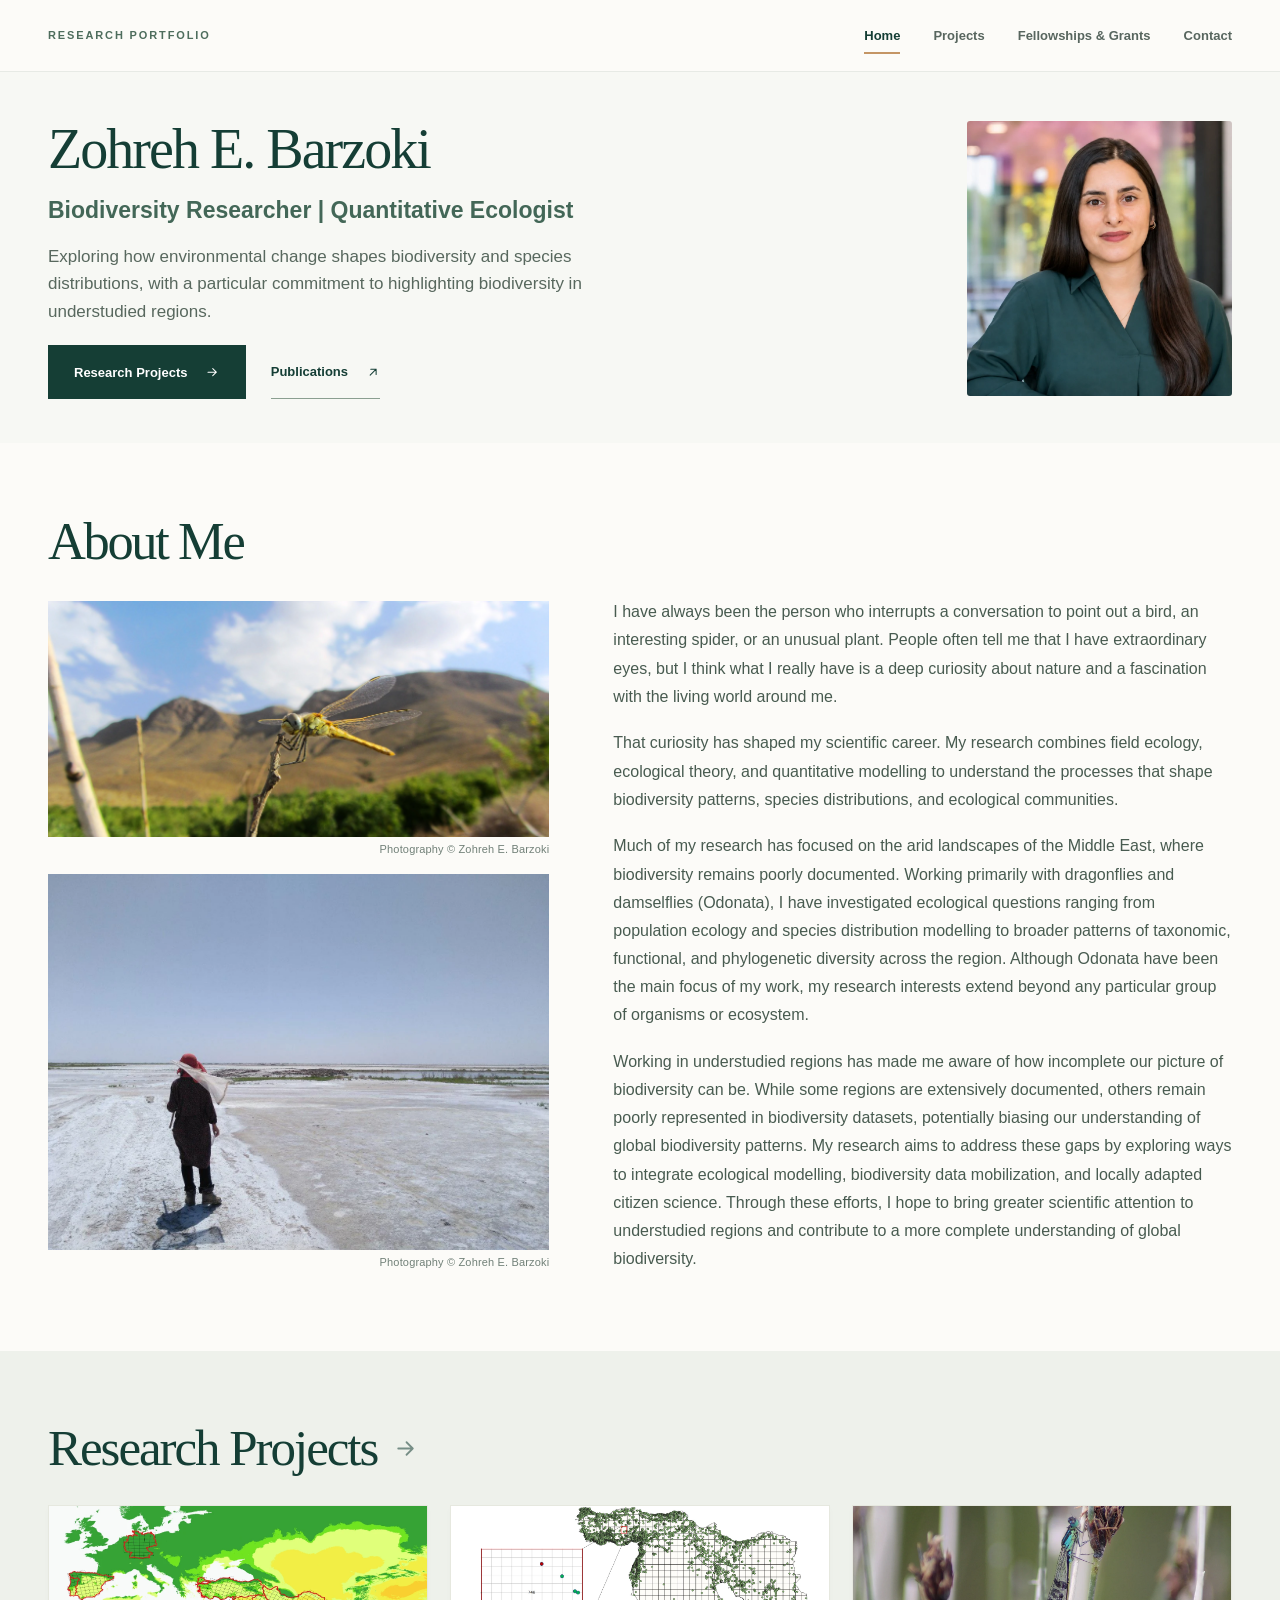
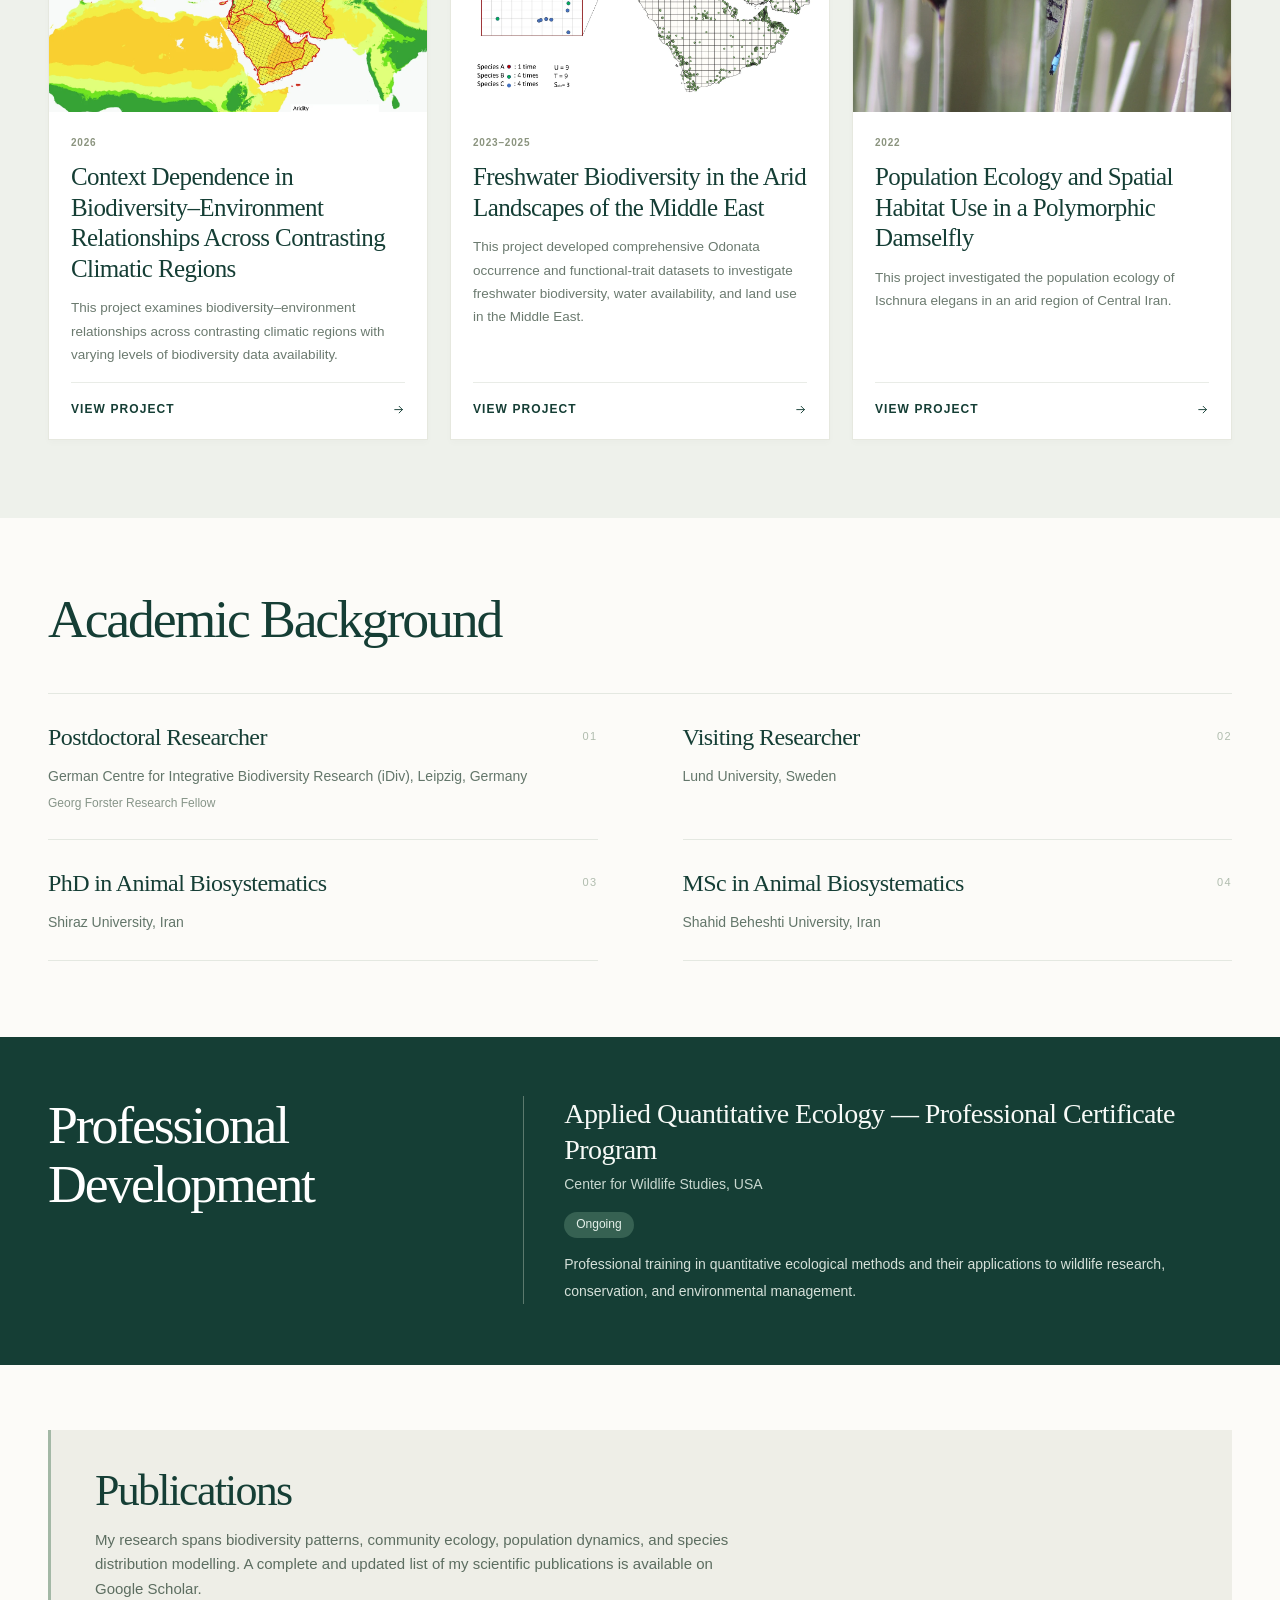
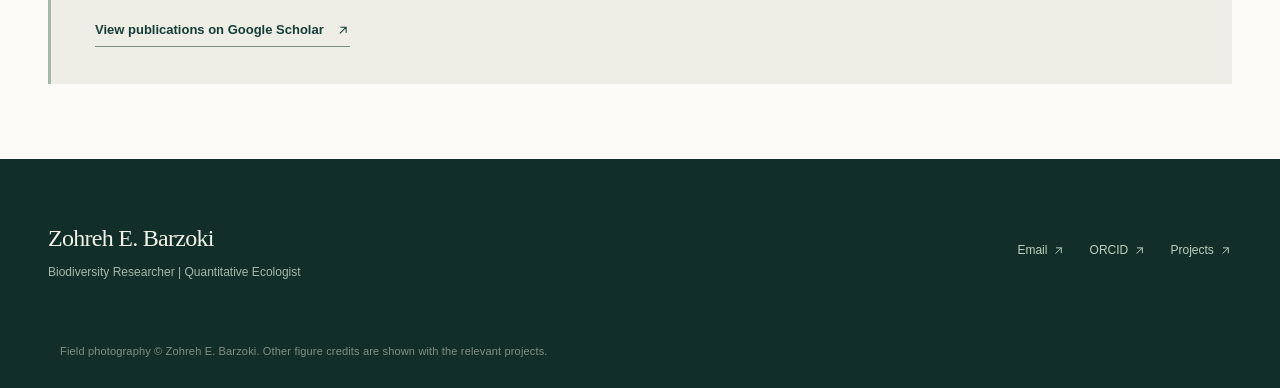
<file: index.html>
<!DOCTYPE html>

<html lang="en"><head>
<meta charset="utf-8"/><meta content="width=device-width,initial-scale=1" name="viewport"/>
<meta content="Exploring how environmental change shapes biodiversity and species distributions, with a particular commitment to highlighting biodiversity in understudied regions." name="description"/>
<meta content="#153e35" name="theme-color"/>
<title>Home — Zohreh E. Barzoki</title>
<link href="assets/favicon.svg" rel="icon" type="image/svg+xml"/>
<link href="styles.css" rel="stylesheet"/>
<script defer="" src="script.js"></script>
</head><body>
<a class="skip-link" href="#main">Skip to content</a>
<header class="site-header"><div class="wrap header-inner"><span aria-label="Research portfolio" class="brand-home">Research portfolio</span>
<button aria-controls="site-navigation" aria-expanded="false" aria-label="Toggle menu" class="menu-toggle"><span></span><span></span><span></span></button>
<nav aria-label="Main navigation" class="site-nav" id="site-navigation"><a aria-current="page" class="nav-link active" href="index.html">Home</a><a class="nav-link" href="projects.html">Projects</a><a class="nav-link" href="fellowships.html">Fellowships &amp; Grants</a><a class="nav-link" href="contact.html">Contact</a></nav></div></header>
<main id="main">
<section class="home-hero"><div class="wrap home-hero-inner"><div class="hero-text"><h1>Zohreh E. Barzoki</h1><p class="hero-role">Biodiversity Researcher | Quantitative Ecologist</p><p class="hero-description">Exploring how environmental change shapes biodiversity and species distributions, with a particular commitment to highlighting biodiversity in understudied regions.</p><div class="hero-actions"><a class="button button-solid" href="projects.html">Research Projects <svg aria-hidden="true" fill="none" stroke="currentColor" stroke-width="1.7" viewbox="0 0 24 24"><path d="M5 12h14m-6-6 6 6-6 6" stroke-linecap="round" stroke-linejoin="round"></path></svg></a><a class="button button-text" href="#publications">Publications <svg aria-hidden="true" fill="none" stroke="currentColor" stroke-width="1.7" viewbox="0 0 24 24"><path d="M7 17 17 7M8 7h9v9" stroke-linecap="round" stroke-linejoin="round"></path></svg></a></div></div>
<div class="hero-photo-wrap"><img alt="Portrait of Zohreh E. Barzoki" class="hero-photo" fetchpriority="high" src="assets/portrait.webp"/></div></div>
</section>
<section class="section wrap about-section" id="about"><h2 class="about-heading">About Me</h2><div class="about-layout"><div class="about-visual"><figure class="about-figure about-dragonfly-figure"><img alt="Dragonfly perched on a twig with mountains and blue sky in the background" loading="lazy" src="assets/about-dragonfly.webp"/><figcaption class="image-credit">Photography © Zohreh E. Barzoki</figcaption></figure><figure class="about-figure about-fieldwork-figure"><img alt="Fieldwork in an arid landscape, carrying a sweep net" loading="lazy" src="assets/about-fieldwork.webp"/><figcaption class="image-credit">Photography © Zohreh E. Barzoki</figcaption></figure></div><div class="prose about-prose"><p class="">I have always been the person who interrupts a conversation to point out a bird, an interesting spider, or an unusual plant. People often tell me that I have extraordinary eyes, but I think what I really have is a deep curiosity about nature and a fascination with the living world around me.</p><p class="">That curiosity has shaped my scientific career. My research combines field ecology, ecological theory, and quantitative modelling to understand the processes that shape biodiversity patterns, species distributions, and ecological communities.</p><p class="">Much of my research has focused on the arid landscapes of the Middle East, where biodiversity remains poorly documented. Working primarily with dragonflies and damselflies (Odonata), I have investigated ecological questions ranging from population ecology and species distribution modelling to broader patterns of taxonomic, functional, and phylogenetic diversity across the region. Although Odonata have been the main focus of my work, my research interests extend beyond any particular group of organisms or ecosystem.</p><p class="">Working in understudied regions has made me aware of how incomplete our picture of biodiversity can be. While some regions are extensively documented, others remain poorly represented in biodiversity datasets, potentially biasing our understanding of global biodiversity patterns. My research aims to address these gaps by exploring ways to integrate ecological modelling, biodiversity data mobilization, and locally adapted citizen science. Through these efforts, I hope to bring greater scientific attention to understudied regions and contribute to a more complete understanding of global biodiversity.</p></div></div></section>
<section class="selected-projects"><div class="wrap"><div class="section-top"><div><h2 class="section-heading"><a aria-label="View all research projects" class="section-heading-link" href="projects.html">Research Projects<svg aria-hidden="true" fill="none" stroke="currentColor" stroke-width="1.7" viewbox="0 0 24 24"><path d="M5 12h14m-6-6 6 6-6 6" stroke-linecap="round" stroke-linejoin="round"></path></svg></a></h2></div></div><div class="project-grid featured-grid"><a class="project-card" data-type="lead" href="projects/context-dependence.html">
<div class="project-cover"><img alt="Map of climatic regions and research areas" loading="lazy" src="assets/climatic-regions.webp"/></div>
<div class="project-card-body"><div class="card-kicker"><span>2026</span></div>
<h2>Context Dependence in Biodiversity–Environment Relationships Across Contrasting Climatic Regions</h2><p>This project examines biodiversity–environment relationships across contrasting climatic regions with varying levels of biodiversity data availability.</p><div class="card-link">View project <svg aria-hidden="true" fill="none" stroke="currentColor" stroke-width="1.7" viewbox="0 0 24 24"><path d="M5 12h14m-6-6 6 6-6 6" stroke-linecap="round" stroke-linejoin="round"></path></svg></div></div></a><a class="project-card" data-type="lead" href="projects/freshwater-middle-east.html">
<div class="project-cover"><img alt="Occurrence records and study grid for freshwater biodiversity in the Middle East" loading="lazy" src="assets/freshwater-occurrences.webp"/></div>
<div class="project-card-body"><div class="card-kicker">2023–2025</div>
<h2>Freshwater Biodiversity in the Arid Landscapes of the Middle East</h2><p>This project developed comprehensive Odonata occurrence and functional-trait datasets to investigate freshwater biodiversity, water availability, and land use in the Middle East.</p><div class="card-link">View project <svg aria-hidden="true" fill="none" stroke="currentColor" stroke-width="1.7" viewbox="0 0 24 24"><path d="M5 12h14m-6-6 6 6-6 6" stroke-linecap="round" stroke-linejoin="round"></path></svg></div></div></a><a class="project-card" data-type="lead" href="projects/population-damselfly.html">
<div class="project-cover"><img alt="Individually marked damselfly resting on a plant stem" loading="lazy" src="assets/marked-damselfly.webp"/></div>
<div class="project-card-body"><div class="card-kicker"><span>2022</span></div>
<h2>Population Ecology and Spatial Habitat Use in a Polymorphic Damselfly</h2><p>This project investigated the population ecology of Ischnura elegans in an arid region of Central Iran.</p><div class="card-link">View project <svg aria-hidden="true" fill="none" stroke="currentColor" stroke-width="1.7" viewbox="0 0 24 24"><path d="M5 12h14m-6-6 6 6-6 6" stroke-linecap="round" stroke-linejoin="round"></path></svg></div></div></a></div></div></section>
<section class="section wrap academic-section" id="background"><div class="section-top"><div><h2 class="section-heading">Academic Background</h2></div></div><div class="academic-grid"><article class="academic-item"><span class="academic-index">01</span><h3>Postdoctoral Researcher</h3><p>German Centre for Integrative Biodiversity Research (iDiv), Leipzig, Germany</p><p class="small-subline">Georg Forster Research Fellow</p></article>
<article class="academic-item"><span class="academic-index">02</span><h3>Visiting Researcher</h3><p>Lund University, Sweden</p></article>
<article class="academic-item"><span class="academic-index">03</span><h3>PhD in Animal Biosystematics</h3><p>Shiraz University, Iran</p></article>
<article class="academic-item"><span class="academic-index">04</span><h3>MSc in Animal Biosystematics</h3><p>Shahid Beheshti University, Iran</p></article></div></section>
<section class="development-section"><div class="wrap development-grid"><div><h2 class="section-heading">Professional Development</h2></div><div class="development-card"><h3>Applied Quantitative Ecology — Professional Certificate Program</h3><p class="development-org">Center for Wildlife Studies, USA</p><span class="development-status">Ongoing</span><p class="">Professional training in quantitative ecological methods and their applications to wildlife research, conservation, and environmental management.</p></div></div></section>
<section class="publications-section wrap" id="publications"><div class="publication-banner"><div><h2>Publications</h2><p class="">My research spans biodiversity patterns, community ecology, population dynamics, and species distribution modelling. A complete and updated list of my scientific publications is available on Google Scholar.</p><a class="scholar-link" href="https://scholar.google.com/citations?user=atwIF5UAAAAJ&amp;hl=en" rel="noopener noreferrer" target="_blank">View publications on Google Scholar <svg aria-hidden="true" fill="none" stroke="currentColor" stroke-width="1.7" viewbox="0 0 24 24"><path d="M7 17 17 7M8 7h9v9" stroke-linecap="round" stroke-linejoin="round"></path></svg></a></div></div></section>
</main><footer class="site-footer"><div class="wrap footer-inner"><div><a class="footer-name" href="index.html">Zohreh E. Barzoki</a><span class="footer-sub">Biodiversity Researcher | Quantitative Ecologist</span></div><div class="footer-links"><a href="mailto:zohreh.e.barzoki@gmail.com">Email <svg aria-hidden="true" fill="none" stroke="currentColor" stroke-width="1.7" viewbox="0 0 24 24"><path d="M7 17 17 7M8 7h9v9" stroke-linecap="round" stroke-linejoin="round"></path></svg></a><a href="https://orcid.org/0000-0003-4527-6636" rel="noopener noreferrer" target="_blank">ORCID <svg aria-hidden="true" fill="none" stroke="currentColor" stroke-width="1.7" viewbox="0 0 24 24"><path d="M7 17 17 7M8 7h9v9" stroke-linecap="round" stroke-linejoin="round"></path></svg></a><a href="projects.html">Projects <svg aria-hidden="true" fill="none" stroke="currentColor" stroke-width="1.7" viewbox="0 0 24 24"><path d="M7 17 17 7M8 7h9v9" stroke-linecap="round" stroke-linejoin="round"></path></svg></a></div></div><p class="footer-photo-credit">Field photography © Zohreh E. Barzoki. Other figure credits are shown with the relevant projects.</p></footer></body></html>
</file>
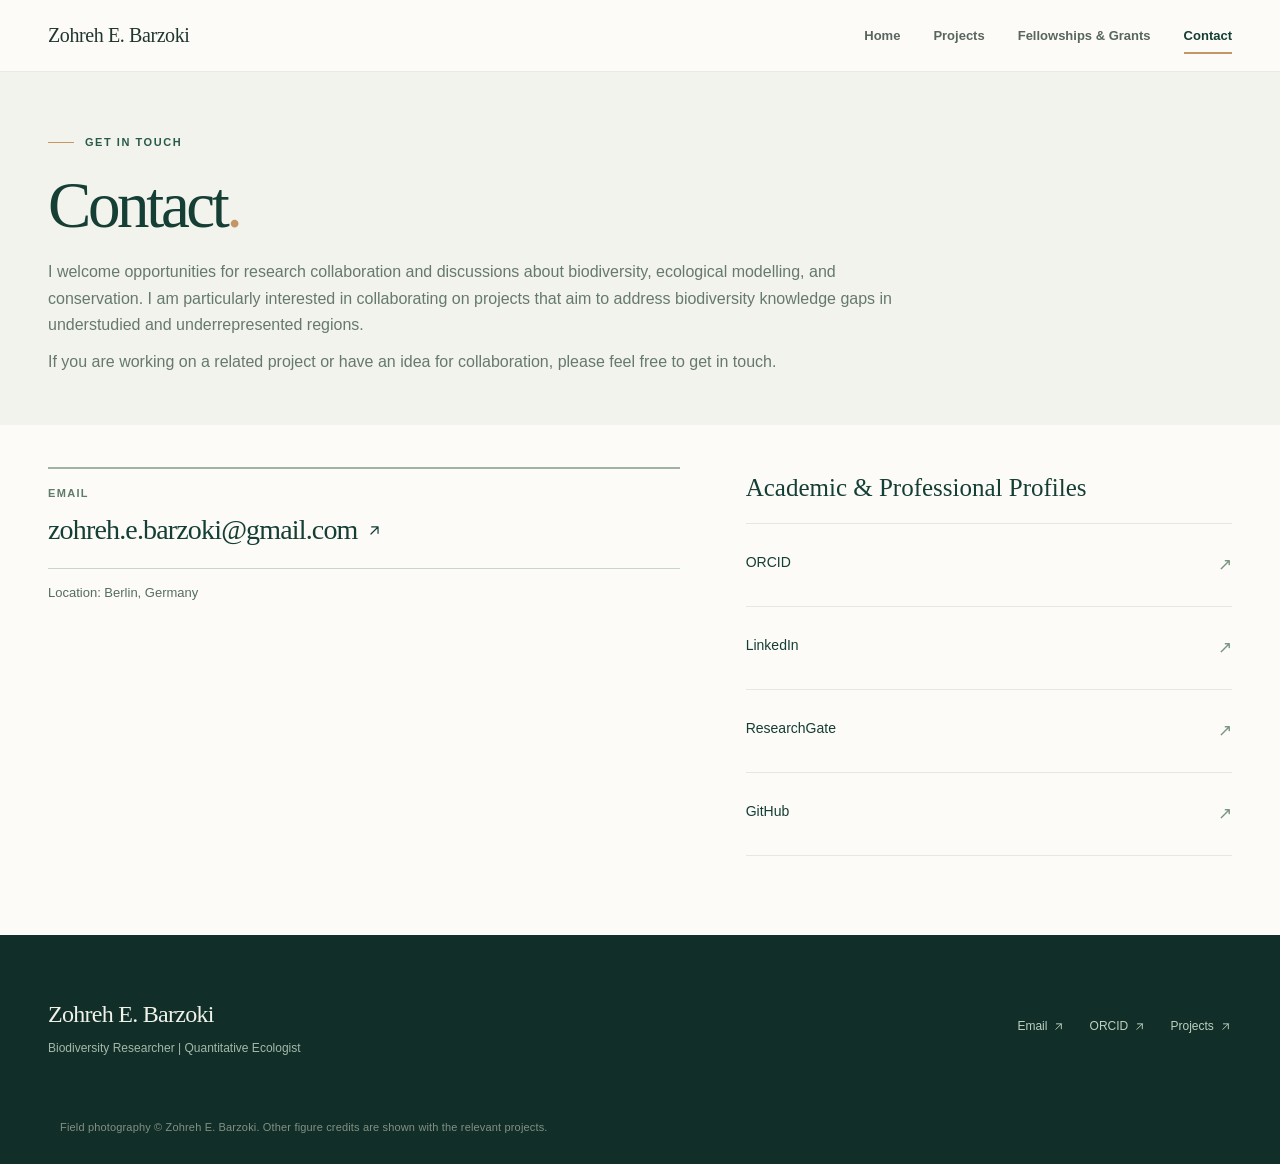
<file: contact.html>
<!DOCTYPE html>

<html lang="en"><head>
<meta charset="utf-8"/><meta content="width=device-width,initial-scale=1" name="viewport"/>
<meta content="Exploring how environmental change shapes biodiversity and species distributions, with a particular commitment to highlighting biodiversity in understudied regions." name="description"/>
<meta content="#153e35" name="theme-color"/>
<title>Contact — Zohreh E. Barzoki</title>
<link href="assets/favicon.svg" rel="icon" type="image/svg+xml"/>
<link href="styles.css" rel="stylesheet"/>
<script defer="" src="script.js"></script>
</head><body>
<a class="skip-link" href="#main">Skip to content</a>
<header class="site-header"><div class="wrap header-inner"><a class="brand brand-plain" href="index.html"><span class="brand-full">Zohreh E. Barzoki</span></a>
<button aria-controls="site-navigation" aria-expanded="false" aria-label="Toggle menu" class="menu-toggle"><span></span><span></span><span></span></button>
<nav aria-label="Main navigation" class="site-nav" id="site-navigation"><a class="nav-link" href="index.html">Home</a><a class="nav-link" href="projects.html">Projects</a><a class="nav-link" href="fellowships.html">Fellowships &amp; Grants</a><a aria-current="page" class="nav-link active" href="contact.html">Contact</a></nav></div></header>
<main id="main"><section class="page-intro standard-hero"><div class="wrap"><div class="eyebrow"><span class="eyebrow-line"></span> Get in touch</div><h1>Contact<span class="title-asterisk">.</span></h1><p class="contact-lede">I welcome opportunities for research collaboration and discussions about biodiversity, ecological modelling, and conservation. I am particularly interested in collaborating on projects that aim to address biodiversity knowledge gaps in understudied and underrepresented regions.</p><p class="contact-lede contact-lede-follow">If you are working on a related project or have an idea for collaboration, please feel free to get in touch.</p></div></section>
<section class="contact-section wrap"><div class="contact-card"><p class="contact-small-heading">Email</p><a class="contact-email" href="mailto:zohreh.e.barzoki@gmail.com">zohreh.e.barzoki@gmail.com<svg aria-hidden="true" fill="none" stroke="currentColor" stroke-width="1.7" viewbox="0 0 24 24"><path d="M7 17 17 7M8 7h9v9" stroke-linecap="round" stroke-linejoin="round"></path></svg></a><div class="contact-location">Location: Berlin, Germany</div></div>
<div class="contact-profiles"><h2>Academic &amp; Professional Profiles</h2><ul><li><a href="https://orcid.org/0000-0003-4527-6636" rel="noopener noreferrer" target="_blank">ORCID<span aria-hidden="true" class="external-arrow">↗</span></a></li><li><a href="https://www.linkedin.com/in/zohreh-e-barzoki-52a17379/" rel="noopener noreferrer" target="_blank">LinkedIn<span aria-hidden="true" class="external-arrow">↗</span></a></li><li><a href="https://www.researchgate.net/profile/Zohreh-Eslami-Barzoki" rel="noopener noreferrer" target="_blank">ResearchGate<span aria-hidden="true" class="external-arrow">↗</span></a></li><li><a href="https://github.com/zohrehebarzoki" rel="noopener noreferrer" target="_blank">GitHub<span aria-hidden="true" class="external-arrow">↗</span></a></li></ul></div></section></main><footer class="site-footer"><div class="wrap footer-inner"><div><a class="footer-name" href="index.html">Zohreh E. Barzoki</a><span class="footer-sub">Biodiversity Researcher | Quantitative Ecologist</span></div><div class="footer-links"><a href="mailto:zohreh.e.barzoki@gmail.com">Email <svg aria-hidden="true" fill="none" stroke="currentColor" stroke-width="1.7" viewbox="0 0 24 24"><path d="M7 17 17 7M8 7h9v9" stroke-linecap="round" stroke-linejoin="round"></path></svg></a><a href="https://orcid.org/0000-0003-4527-6636" rel="noopener noreferrer" target="_blank">ORCID <svg aria-hidden="true" fill="none" stroke="currentColor" stroke-width="1.7" viewbox="0 0 24 24"><path d="M7 17 17 7M8 7h9v9" stroke-linecap="round" stroke-linejoin="round"></path></svg></a><a href="projects.html">Projects <svg aria-hidden="true" fill="none" stroke="currentColor" stroke-width="1.7" viewbox="0 0 24 24"><path d="M7 17 17 7M8 7h9v9" stroke-linecap="round" stroke-linejoin="round"></path></svg></a></div></div><p class="footer-photo-credit">Field photography © Zohreh E. Barzoki. Other figure credits are shown with the relevant projects.</p></footer></body></html>
</file>
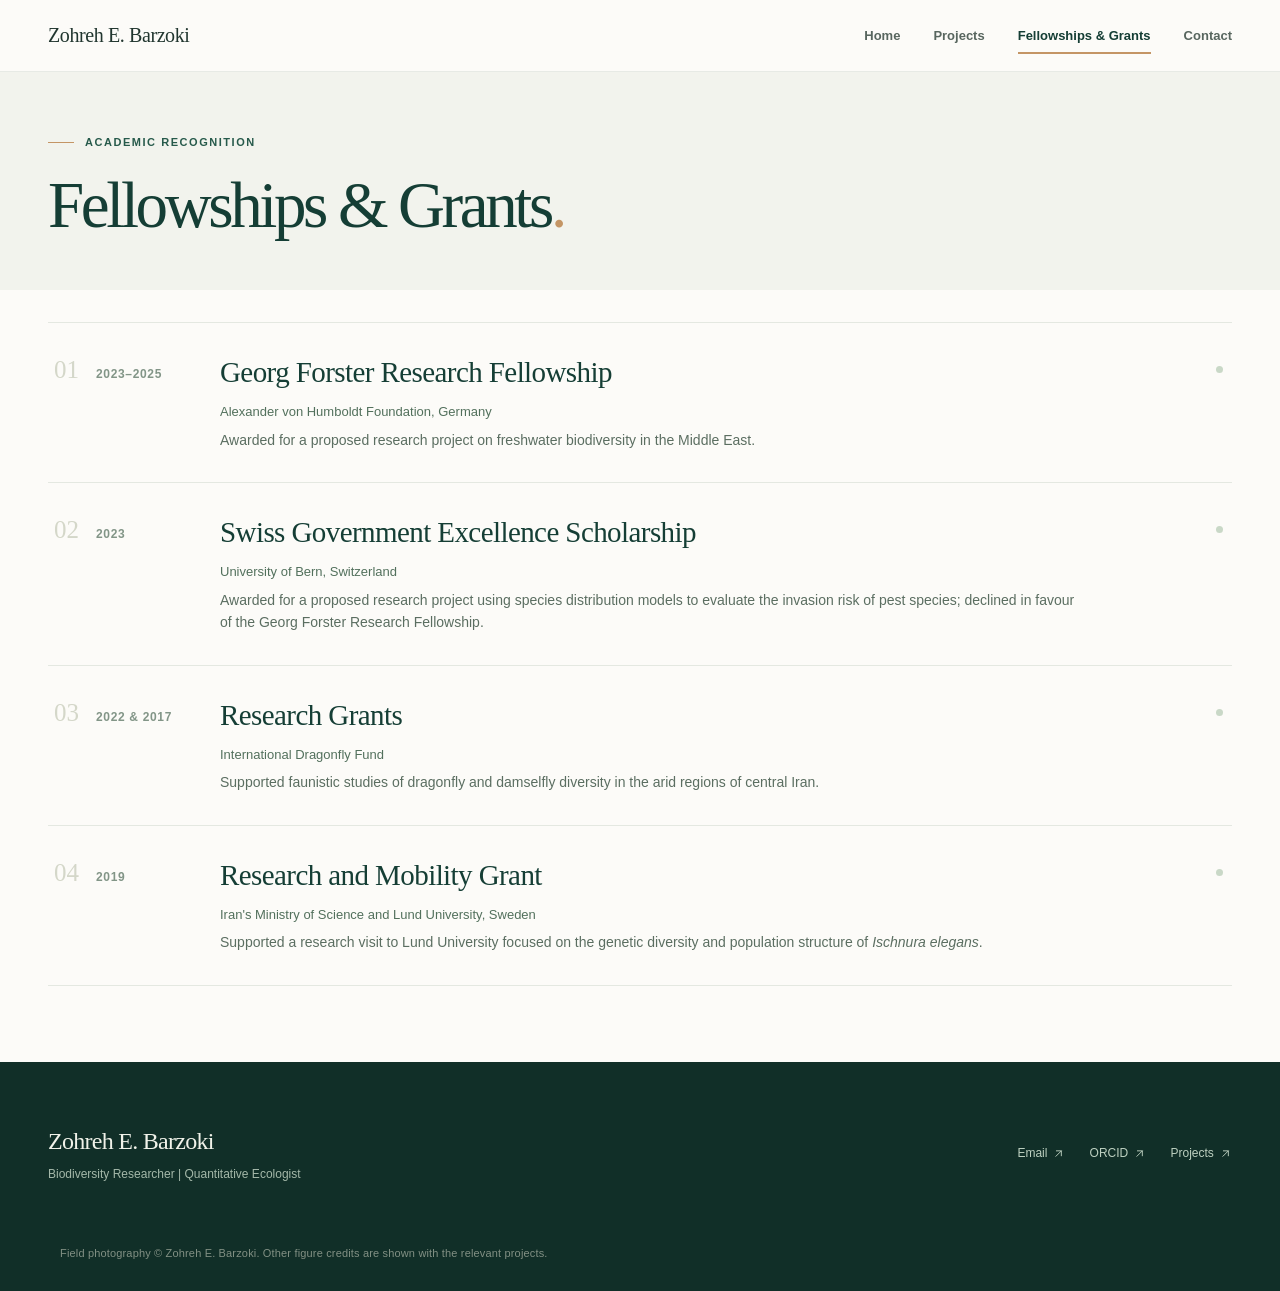
<file: fellowships.html>
<!DOCTYPE html>

<html lang="en"><head>
<meta charset="utf-8"/><meta content="width=device-width,initial-scale=1" name="viewport"/>
<meta content="Exploring how environmental change shapes biodiversity and species distributions, with a particular commitment to highlighting biodiversity in understudied regions." name="description"/>
<meta content="#153e35" name="theme-color"/>
<title>Fellowships &amp; Grants — Zohreh E. Barzoki</title>
<link href="assets/favicon.svg" rel="icon" type="image/svg+xml"/>
<link href="styles.css" rel="stylesheet"/>
<script defer="" src="script.js"></script>
</head><body>
<a class="skip-link" href="#main">Skip to content</a>
<header class="site-header"><div class="wrap header-inner"><a class="brand brand-plain" href="index.html"><span class="brand-full">Zohreh E. Barzoki</span></a>
<button aria-controls="site-navigation" aria-expanded="false" aria-label="Toggle menu" class="menu-toggle"><span></span><span></span><span></span></button>
<nav aria-label="Main navigation" class="site-nav" id="site-navigation"><a class="nav-link" href="index.html">Home</a><a class="nav-link" href="projects.html">Projects</a><a aria-current="page" class="nav-link active" href="fellowships.html">Fellowships &amp; Grants</a><a class="nav-link" href="contact.html">Contact</a></nav></div></header>
<main id="main"><section class="page-intro standard-hero"><div class="wrap"><div class="eyebrow"><span class="eyebrow-line"></span> Academic recognition</div><h1>Fellowships &amp; Grants<span class="title-asterisk">.</span></h1></div></section><section class="awards-section wrap"><div class="awards-list"><article class="award-card"><div class="award-left"><span class="award-number">01</span><span class="award-date">2023–2025</span></div><div class="award-right"><h2>Georg Forster Research Fellowship</h2><p class="award-org">Alexander von Humboldt Foundation, Germany</p><p class="award-purpose">Awarded for a proposed research project on freshwater biodiversity in the Middle East.</p></div><span aria-hidden="true" class="award-dot"></span></article><article class="award-card"><div class="award-left"><span class="award-number">02</span><span class="award-date">2023</span></div><div class="award-right"><h2>Swiss Government Excellence Scholarship</h2><p class="award-org">University of Bern, Switzerland</p><p class="award-purpose">Awarded for a proposed research project using species distribution models to evaluate the invasion risk of pest species; declined in favour of the Georg Forster Research Fellowship.</p></div><span aria-hidden="true" class="award-dot"></span></article><article class="award-card"><div class="award-left"><span class="award-number">03</span><span class="award-date">2022 &amp; 2017</span></div><div class="award-right"><h2>Research Grants</h2><p class="award-org">International Dragonfly Fund</p><p class="award-purpose">Supported faunistic studies of dragonfly and damselfly diversity in the arid regions of central Iran.</p></div><span aria-hidden="true" class="award-dot"></span></article><article class="award-card"><div class="award-left"><span class="award-number">04</span><span class="award-date">2019</span></div><div class="award-right"><h2>Research and Mobility Grant</h2><p class="award-org">Iran's Ministry of Science and Lund University, Sweden</p><p class="award-purpose">Supported a research visit to Lund University focused on the genetic diversity and population structure of <em>Ischnura elegans</em>.</p></div><span aria-hidden="true" class="award-dot"></span></article></div></section></main><footer class="site-footer"><div class="wrap footer-inner"><div><a class="footer-name" href="index.html">Zohreh E. Barzoki</a><span class="footer-sub">Biodiversity Researcher | Quantitative Ecologist</span></div><div class="footer-links"><a href="mailto:zohreh.e.barzoki@gmail.com">Email <svg aria-hidden="true" fill="none" stroke="currentColor" stroke-width="1.7" viewbox="0 0 24 24"><path d="M7 17 17 7M8 7h9v9" stroke-linecap="round" stroke-linejoin="round"></path></svg></a><a href="https://orcid.org/0000-0003-4527-6636" rel="noopener noreferrer" target="_blank">ORCID <svg aria-hidden="true" fill="none" stroke="currentColor" stroke-width="1.7" viewbox="0 0 24 24"><path d="M7 17 17 7M8 7h9v9" stroke-linecap="round" stroke-linejoin="round"></path></svg></a><a href="projects.html">Projects <svg aria-hidden="true" fill="none" stroke="currentColor" stroke-width="1.7" viewbox="0 0 24 24"><path d="M7 17 17 7M8 7h9v9" stroke-linecap="round" stroke-linejoin="round"></path></svg></a></div></div><p class="footer-photo-credit">Field photography © Zohreh E. Barzoki. Other figure credits are shown with the relevant projects.</p></footer></body></html>
</file>
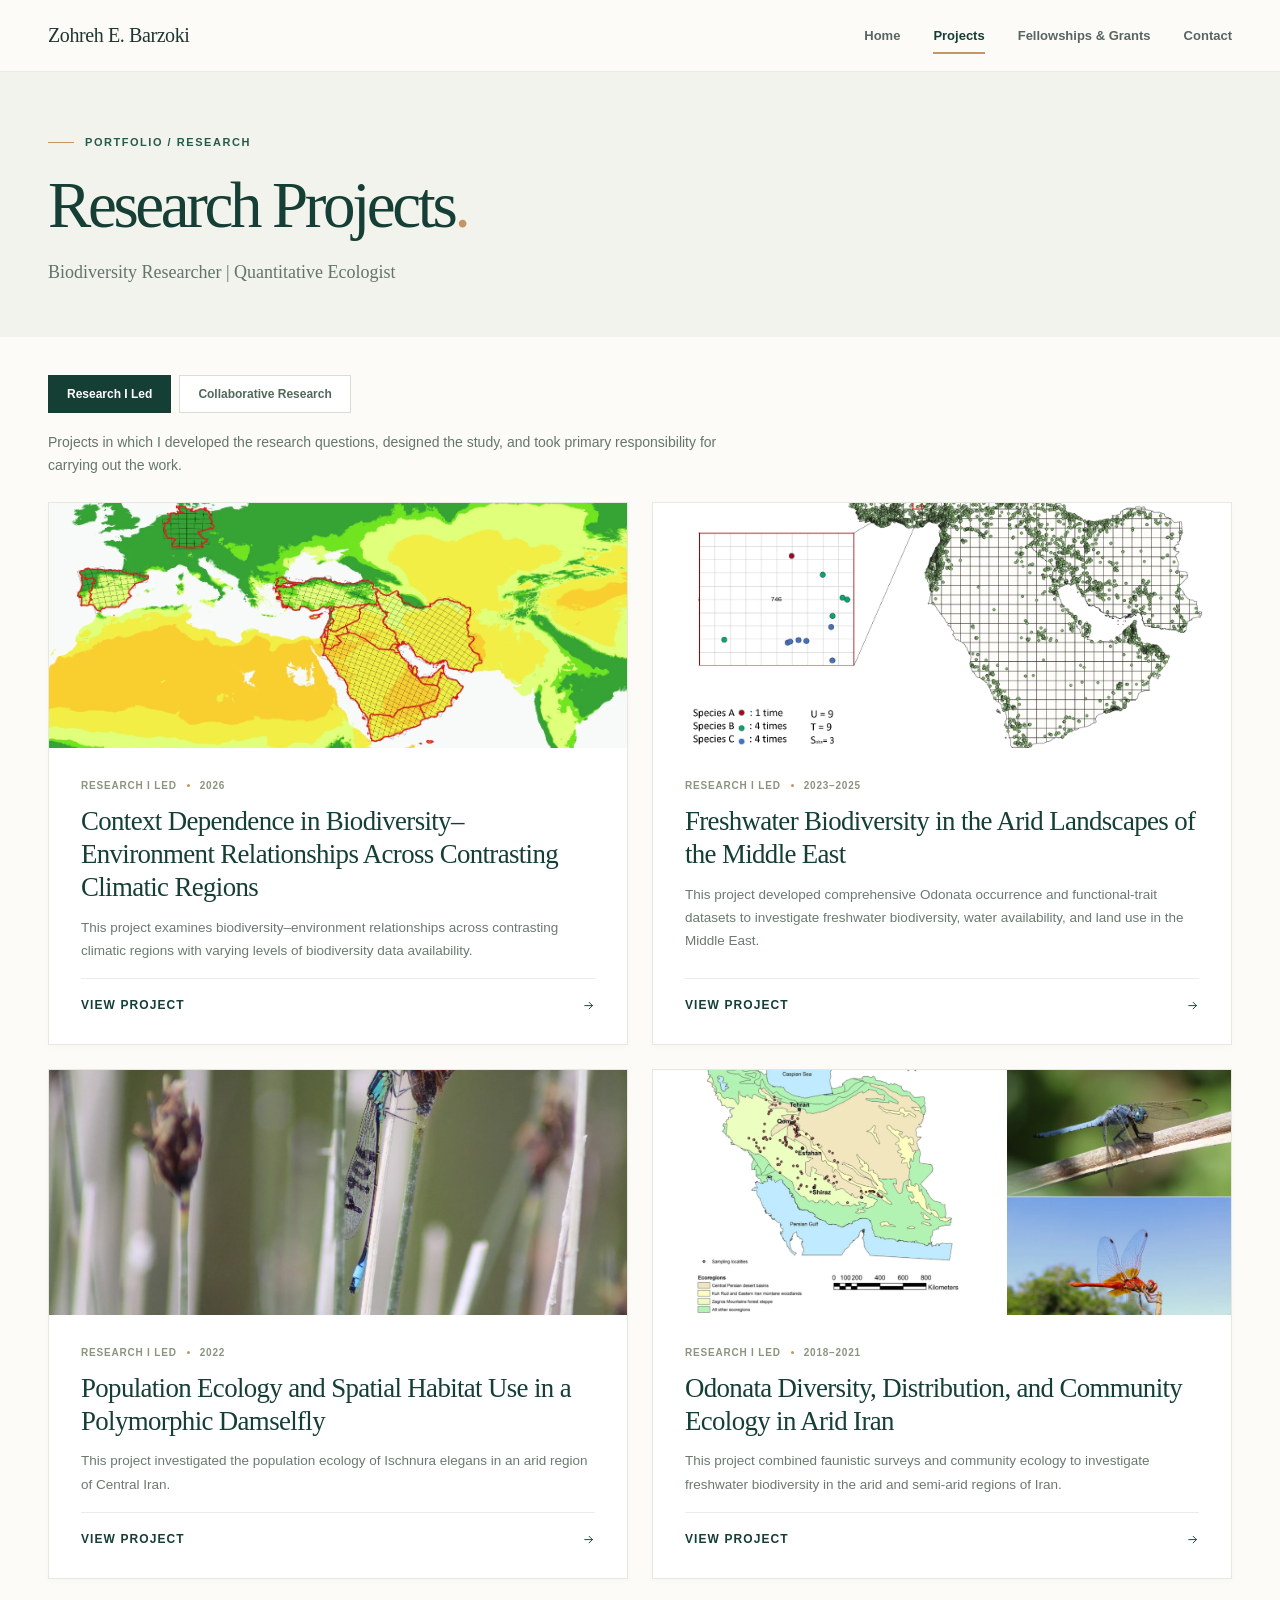
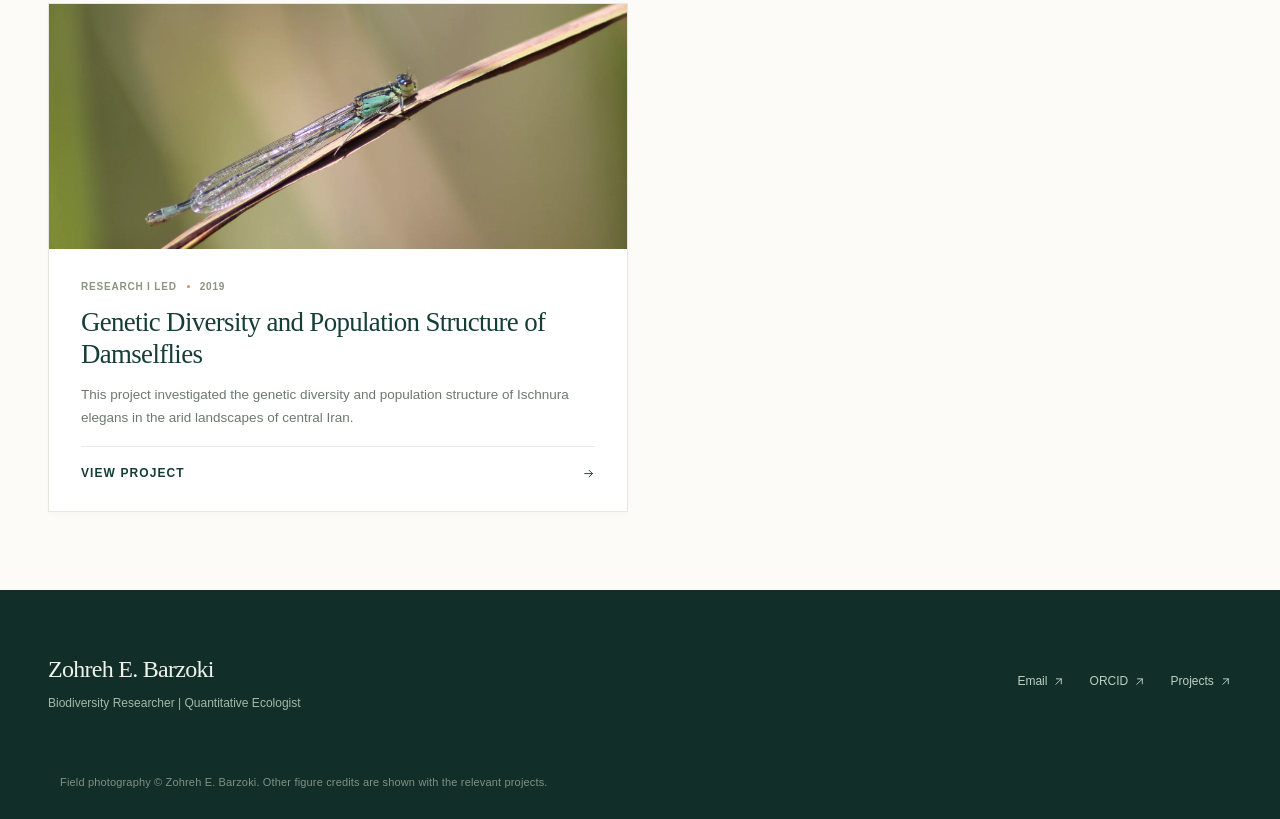
<file: projects.html>
<!DOCTYPE html>

<html lang="en"><head>
<meta charset="utf-8"/><meta content="width=device-width,initial-scale=1" name="viewport"/>
<meta content="Exploring how environmental change shapes biodiversity and species distributions, with a particular commitment to highlighting biodiversity in understudied regions." name="description"/>
<meta content="#153e35" name="theme-color"/>
<title>Research Projects — Zohreh E. Barzoki</title>
<link href="assets/favicon.svg" rel="icon" type="image/svg+xml"/>
<link href="styles.css" rel="stylesheet"/>
<script defer="" src="script.js"></script>
</head><body>
<a class="skip-link" href="#main">Skip to content</a>
<header class="site-header"><div class="wrap header-inner"><a class="brand brand-plain" href="index.html"><span class="brand-full">Zohreh E. Barzoki</span></a>
<button aria-controls="site-navigation" aria-expanded="false" aria-label="Toggle menu" class="menu-toggle"><span></span><span></span><span></span></button>
<nav aria-label="Main navigation" class="site-nav" id="site-navigation"><a class="nav-link" href="index.html">Home</a><a aria-current="page" class="nav-link active" href="projects.html">Projects</a><a class="nav-link" href="fellowships.html">Fellowships &amp; Grants</a><a class="nav-link" href="contact.html">Contact</a></nav></div></header>
<main id="main">
<section class="page-intro projects-hero"><div class="wrap"><div class="eyebrow"><span class="eyebrow-line"></span> Portfolio / research</div><h1>Research Projects<span class="title-asterisk">.</span></h1><div class="intro-bottom"><p class="subhead">Biodiversity Researcher | Quantitative Ecologist</p></div></div></section>
<section class="projects-section wrap"><div class="filter-header"><div aria-label="Filter projects" class="filters"><button aria-pressed="true" class="filter-button is-active" data-filter="lead" type="button">Research I Led </button><button aria-pressed="false" class="filter-button" data-filter="collaborative" type="button">Collaborative Research </button></div><p class="filter-intro" id="filter-description">Projects in which I developed the research questions, designed the study, and took primary responsibility for carrying out the work.</p></div>
<div class="project-grid"><a class="project-card" data-type="lead" href="projects/context-dependence.html">
<div class="project-cover"><img alt="Map of climatic regions and research areas" loading="lazy" src="assets/climatic-regions.webp"/></div>
<div class="project-card-body"><div class="card-kicker"><span>Research I Led</span><span class="kicker-dot"></span><span>2026</span></div>
<h2>Context Dependence in Biodiversity–Environment Relationships Across Contrasting Climatic Regions</h2><p>This project examines biodiversity–environment relationships across contrasting climatic regions with varying levels of biodiversity data availability.</p><div class="card-link">View project <svg aria-hidden="true" fill="none" stroke="currentColor" stroke-width="1.7" viewbox="0 0 24 24"><path d="M5 12h14m-6-6 6 6-6 6" stroke-linecap="round" stroke-linejoin="round"></path></svg></div></div></a>
<a class="project-card" data-type="collaborative" hidden="" href="projects/bird-diversity.html">
<div class="project-cover bird-cover"><img alt="Wild bird perched on a branch" loading="lazy" src="assets/bird-diversity.webp"/></div>
<div class="project-card-body"><div class="card-kicker"><span>Collaborative Research</span><span class="kicker-dot"></span><span>2025–2026</span></div>
<h2>Bird Diversity and Community Structure Across Environmental Gradients in Iran</h2><p>This project investigates patterns of bird diversity in Iran.</p><div class="card-link">View project <svg aria-hidden="true" fill="none" stroke="currentColor" stroke-width="1.7" viewbox="0 0 24 24"><path d="M5 12h14m-6-6 6 6-6 6" stroke-linecap="round" stroke-linejoin="round"></path></svg></div></div></a>
<a class="project-card" data-type="lead" href="projects/freshwater-middle-east.html">
<div class="project-cover"><img alt="Occurrence records and study grid for freshwater biodiversity in the Middle East" loading="lazy" src="assets/freshwater-occurrences.webp"/></div>
<div class="project-card-body"><div class="card-kicker"><span>Research I Led</span><span class="kicker-dot"></span><span>2023–2025</span></div>
<h2>Freshwater Biodiversity in the Arid Landscapes of the Middle East</h2><p>This project developed comprehensive Odonata occurrence and functional-trait datasets to investigate freshwater biodiversity, water availability, and land use in the Middle East.</p><div class="card-link">View project <svg aria-hidden="true" fill="none" stroke="currentColor" stroke-width="1.7" viewbox="0 0 24 24"><path d="M5 12h14m-6-6 6 6-6 6" stroke-linecap="round" stroke-linejoin="round"></path></svg></div></div></a>
<a class="project-card" data-type="collaborative" hidden="" href="projects/invasive-freshwater-fish.html">
<div class="project-cover fish-cover"><img alt="Diagram of environmental and occurrence data entering species distribution models and predictions" loading="lazy" src="assets/fish-model-workflow.png"/></div>
<div class="project-card-body"><div class="card-kicker"><span>Collaborative Research</span><span class="kicker-dot"></span><span>2023–Present</span></div>
<h2>Climate Change and the Distribution of Invasive Freshwater Fish</h2><p>This project investigates how climate and land-use changes may reshape the potential distributions of invasive freshwater fish in Western Asia.</p><div class="card-link">View project <svg aria-hidden="true" fill="none" stroke="currentColor" stroke-width="1.7" viewbox="0 0 24 24"><path d="M5 12h14m-6-6 6 6-6 6" stroke-linecap="round" stroke-linejoin="round"></path></svg></div></div></a>
<a class="project-card" data-type="collaborative" hidden="" href="projects/ant-diversity.html">
<div class="project-cover ant-cover"><img alt="Black ants on small yellow flowers" loading="lazy" src="assets/ant-diversity.webp"/></div>
<div class="project-card-body"><div class="card-kicker"><span>Collaborative Research</span><span class="kicker-dot"></span><span>2023</span></div>
<h2>Environmental Drivers of Ant Diversity in Arid Landscapes</h2><p>This project investigated patterns of ant diversity and community composition along an elevational gradient in the arid landscapes of Central Iran.</p><div class="card-link">View project <svg aria-hidden="true" fill="none" stroke="currentColor" stroke-width="1.7" viewbox="0 0 24 24"><path d="M5 12h14m-6-6 6 6-6 6" stroke-linecap="round" stroke-linejoin="round"></path></svg></div></div></a>
<a class="project-card" data-type="lead" href="projects/population-damselfly.html">
<div class="project-cover"><img alt="Individually marked damselfly resting on a plant stem" loading="lazy" src="assets/marked-damselfly.webp"/></div>
<div class="project-card-body"><div class="card-kicker"><span>Research I Led</span><span class="kicker-dot"></span><span>2022</span></div>
<h2>Population Ecology and Spatial Habitat Use in a Polymorphic Damselfly</h2><p>This project investigated the population ecology of Ischnura elegans in an arid region of Central Iran.</p><div class="card-link">View project <svg aria-hidden="true" fill="none" stroke="currentColor" stroke-width="1.7" viewbox="0 0 24 24"><path d="M5 12h14m-6-6 6 6-6 6" stroke-linecap="round" stroke-linejoin="round"></path></svg></div></div></a>
<a class="project-card" data-type="lead" href="projects/odonata-arid-iran.html">
<div class="project-cover"><img alt="Research map and dragonfly photographs from Central Iran" loading="lazy" src="assets/odonata-study-area.webp"/></div>
<div class="project-card-body"><div class="card-kicker"><span>Research I Led</span><span class="kicker-dot"></span><span>2018–2021</span></div>
<h2>Odonata Diversity, Distribution, and Community Ecology in Arid Iran</h2><p>This project combined faunistic surveys and community ecology to investigate freshwater biodiversity in the arid and semi-arid regions of Iran.</p><div class="card-link">View project <svg aria-hidden="true" fill="none" stroke="currentColor" stroke-width="1.7" viewbox="0 0 24 24"><path d="M5 12h14m-6-6 6 6-6 6" stroke-linecap="round" stroke-linejoin="round"></path></svg></div></div></a>
<a class="project-card" data-type="lead" href="projects/genetics-damselfly.html">
<div class="project-cover genetics-cover"><img alt="Green damselfly resting on a grass blade" loading="lazy" src="assets/genetics-damselfly.webp"/></div>
<div class="project-card-body"><div class="card-kicker"><span>Research I Led</span><span class="kicker-dot"></span><span>2019</span></div>
<h2>Genetic Diversity and Population Structure of Damselflies</h2><p>This project investigated the genetic diversity and population structure of Ischnura elegans in the arid landscapes of central Iran.</p><div class="card-link">View project <svg aria-hidden="true" fill="none" stroke="currentColor" stroke-width="1.7" viewbox="0 0 24 24"><path d="M5 12h14m-6-6 6 6-6 6" stroke-linecap="round" stroke-linejoin="round"></path></svg></div></div></a></div><p hidden="" id="empty-projects">No projects in this category.</p>
</section></main><footer class="site-footer"><div class="wrap footer-inner"><div><a class="footer-name" href="index.html">Zohreh E. Barzoki</a><span class="footer-sub">Biodiversity Researcher | Quantitative Ecologist</span></div><div class="footer-links"><a href="mailto:zohreh.e.barzoki@gmail.com">Email <svg aria-hidden="true" fill="none" stroke="currentColor" stroke-width="1.7" viewbox="0 0 24 24"><path d="M7 17 17 7M8 7h9v9" stroke-linecap="round" stroke-linejoin="round"></path></svg></a><a href="https://orcid.org/0000-0003-4527-6636" rel="noopener noreferrer" target="_blank">ORCID <svg aria-hidden="true" fill="none" stroke="currentColor" stroke-width="1.7" viewbox="0 0 24 24"><path d="M7 17 17 7M8 7h9v9" stroke-linecap="round" stroke-linejoin="round"></path></svg></a><a href="projects.html">Projects <svg aria-hidden="true" fill="none" stroke="currentColor" stroke-width="1.7" viewbox="0 0 24 24"><path d="M7 17 17 7M8 7h9v9" stroke-linecap="round" stroke-linejoin="round"></path></svg></a></div></div><p class="footer-photo-credit">Field photography © Zohreh E. Barzoki. Other figure credits are shown with the relevant projects.</p></footer></body></html>
</file>
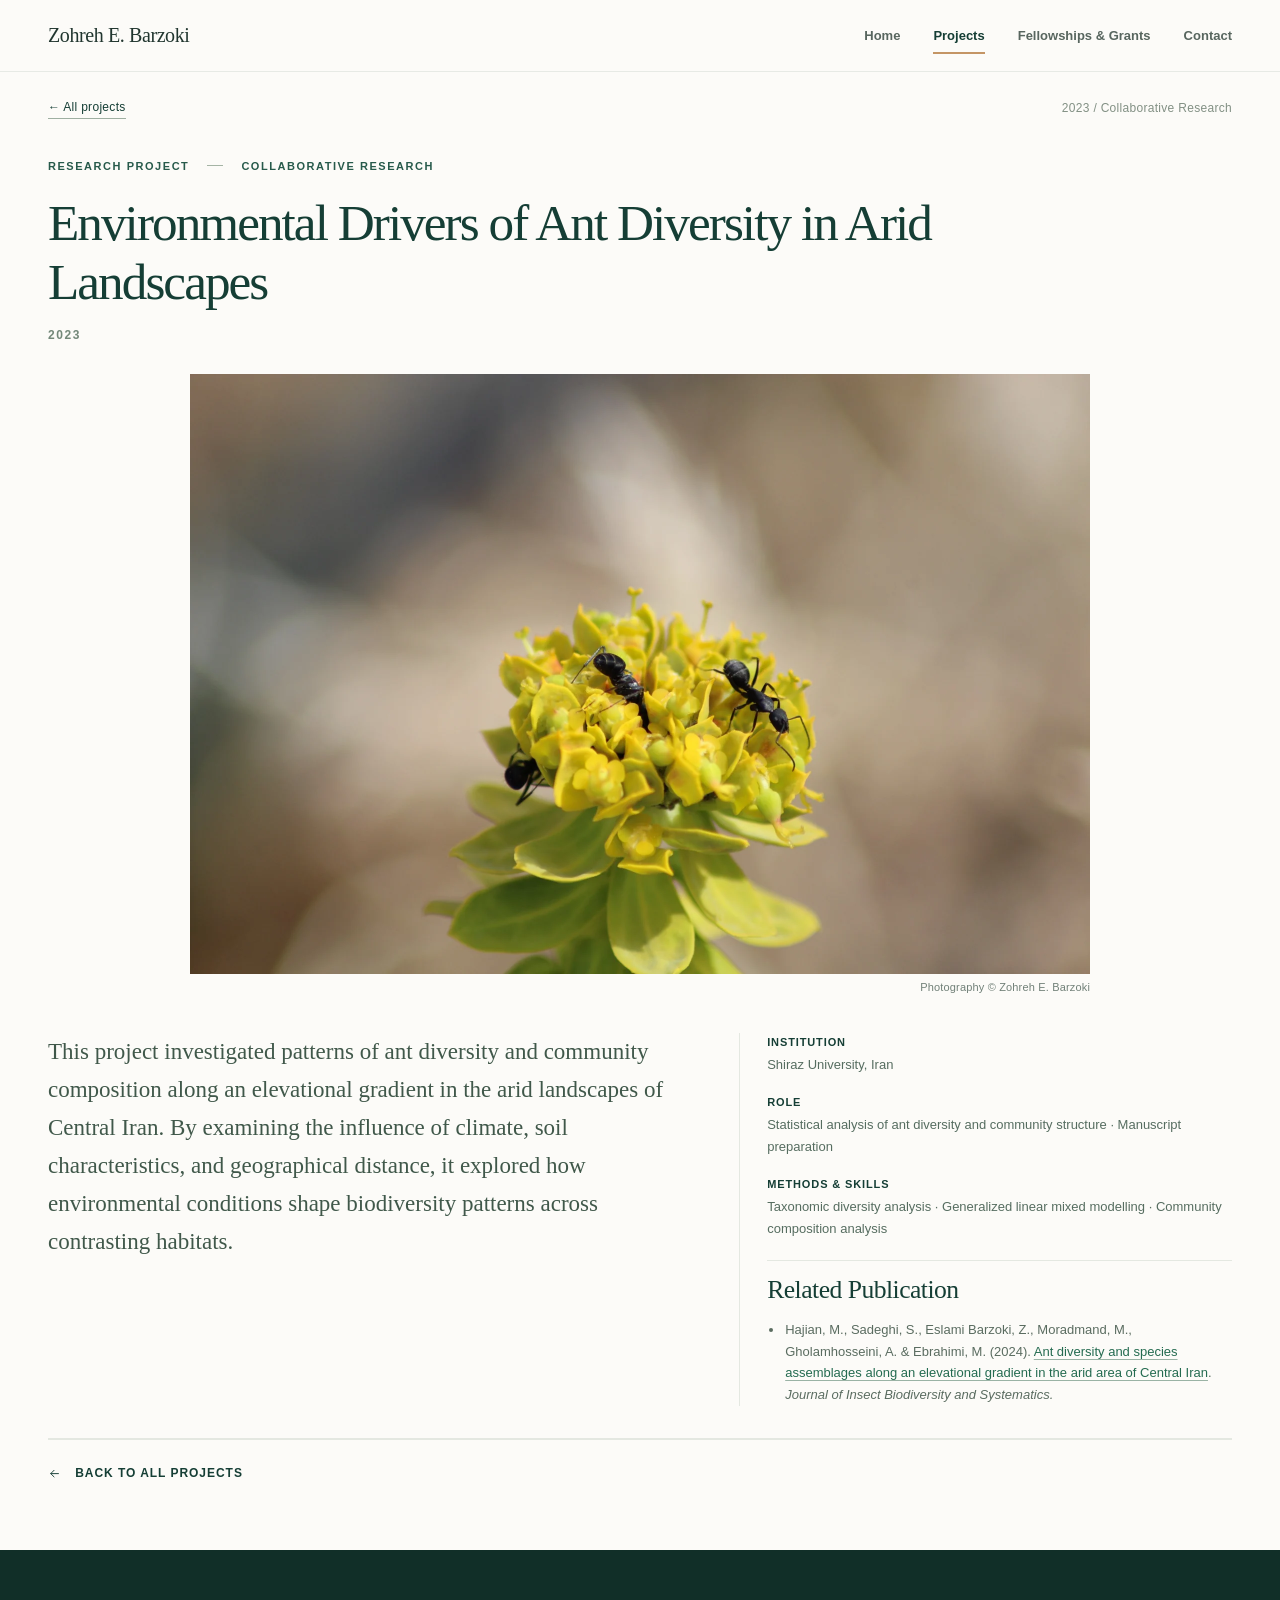
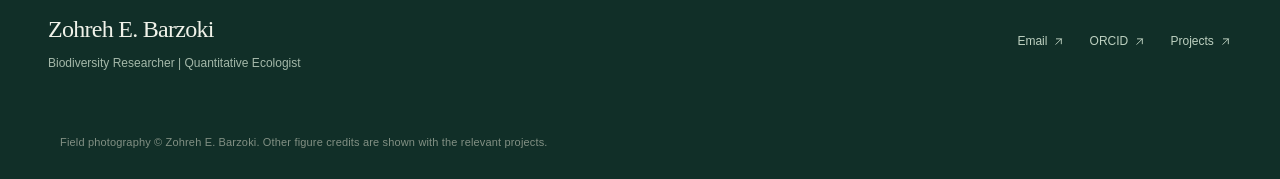
<file: projects/ant-diversity.html>
<!DOCTYPE html>

<html lang="en"><head>
<meta charset="utf-8"/><meta content="width=device-width,initial-scale=1" name="viewport"/>
<meta content="Exploring how environmental change shapes biodiversity and species distributions, with a particular commitment to highlighting biodiversity in understudied regions." name="description"/>
<meta content="#153e35" name="theme-color"/>
<title>Environmental Drivers of Ant Diversity in Arid Landscapes — Zohreh E. Barzoki</title>
<link href="../assets/favicon.svg" rel="icon" type="image/svg+xml"/>
<link href="../styles.css" rel="stylesheet"/>
<script defer="" src="../script.js"></script>
</head><body>
<a class="skip-link" href="#main">Skip to content</a>
<header class="site-header"><div class="wrap header-inner"><a class="brand brand-plain" href="../index.html"><span class="brand-full">Zohreh E. Barzoki</span></a>
<button aria-controls="site-navigation" aria-expanded="false" aria-label="Toggle menu" class="menu-toggle"><span></span><span></span><span></span></button>
<nav aria-label="Main navigation" class="site-nav" id="site-navigation"><a class="nav-link" href="../index.html">Home</a><a aria-current="page" class="nav-link active" href="../projects.html">Projects</a><a class="nav-link" href="../fellowships.html">Fellowships &amp; Grants</a><a class="nav-link" href="../contact.html">Contact</a></nav></div></header>
<main id="main"><section class="detail-page wrap"><div class="detail-nav"><a href="../projects.html">← All projects</a><span>2023 / Collaborative Research</span></div>
<div class="detail-intro"><p class="eyebrow">Research project <span class="tiny-divider"></span> Collaborative Research</p><h1>Environmental Drivers of Ant Diversity in Arid Landscapes</h1><div class="detail-date">2023</div></div>
<div class="detail-visuals ant-figure"><figure class="detail-figure" style="--figure-max-width: 900px;"><img alt="Black ants foraging on yellow flowers in an arid landscape" loading="eager" src="../assets/ant-diversity.webp"/><figcaption class="image-credit">Photography © Zohreh E. Barzoki</figcaption></figure></div><div class="detail-content"><div class="detail-description"><p class="">This project investigated patterns of ant diversity and community composition along an elevational gradient in the arid landscapes of Central Iran. By examining the influence of climate, soil characteristics, and geographical distance, it explored how environmental conditions shape biodiversity patterns across contrasting habitats.</p></div><aside class="detail-sidebar"><div class="detail-info-line"><strong>Institution</strong><p>Shiraz University, Iran</p></div><div class="detail-info-line"><strong>Role</strong><p>Statistical analysis of ant diversity and community structure · Manuscript preparation</p></div><div class="detail-info-line"><strong>Methods &amp; Skills</strong><p>Taxonomic diversity analysis · Generalized linear mixed modelling · Community composition analysis</p></div><div class="pub-section"><h2>Related Publication</h2><ul class="publication-list"><li>Hajian, M., Sadeghi, S., Eslami Barzoki, Z., Moradmand, M., Gholamhosseini, A. &amp; Ebrahimi, M. (2024). <a href="https://doi.org/10.61186/jibs.10.1.143" rel="noopener noreferrer" target="_blank">Ant diversity and species assemblages along an elevational gradient in the arid area of Central Iran</a>. <em>Journal of Insect Biodiversity and Systematics.</em></li></ul></div></aside></div>
<div class="bottom-back"><a href="../projects.html"><svg aria-hidden="true" fill="none" stroke="currentColor" stroke-width="1.7" viewbox="0 0 24 24"><path d="M5 12h14m-6-6 6 6-6 6" stroke-linecap="round" stroke-linejoin="round"></path></svg> Back to all projects</a></div></section></main><footer class="site-footer"><div class="wrap footer-inner"><div><a class="footer-name" href="../index.html">Zohreh E. Barzoki</a><span class="footer-sub">Biodiversity Researcher | Quantitative Ecologist</span></div><div class="footer-links"><a href="mailto:zohreh.e.barzoki@gmail.com">Email <svg aria-hidden="true" fill="none" stroke="currentColor" stroke-width="1.7" viewbox="0 0 24 24"><path d="M7 17 17 7M8 7h9v9" stroke-linecap="round" stroke-linejoin="round"></path></svg></a><a href="https://orcid.org/0000-0003-4527-6636" rel="noopener noreferrer" target="_blank">ORCID <svg aria-hidden="true" fill="none" stroke="currentColor" stroke-width="1.7" viewbox="0 0 24 24"><path d="M7 17 17 7M8 7h9v9" stroke-linecap="round" stroke-linejoin="round"></path></svg></a><a href="../projects.html">Projects <svg aria-hidden="true" fill="none" stroke="currentColor" stroke-width="1.7" viewbox="0 0 24 24"><path d="M7 17 17 7M8 7h9v9" stroke-linecap="round" stroke-linejoin="round"></path></svg></a></div></div><p class="footer-photo-credit">Field photography © Zohreh E. Barzoki. Other figure credits are shown with the relevant projects.</p></footer></body></html>
</file>
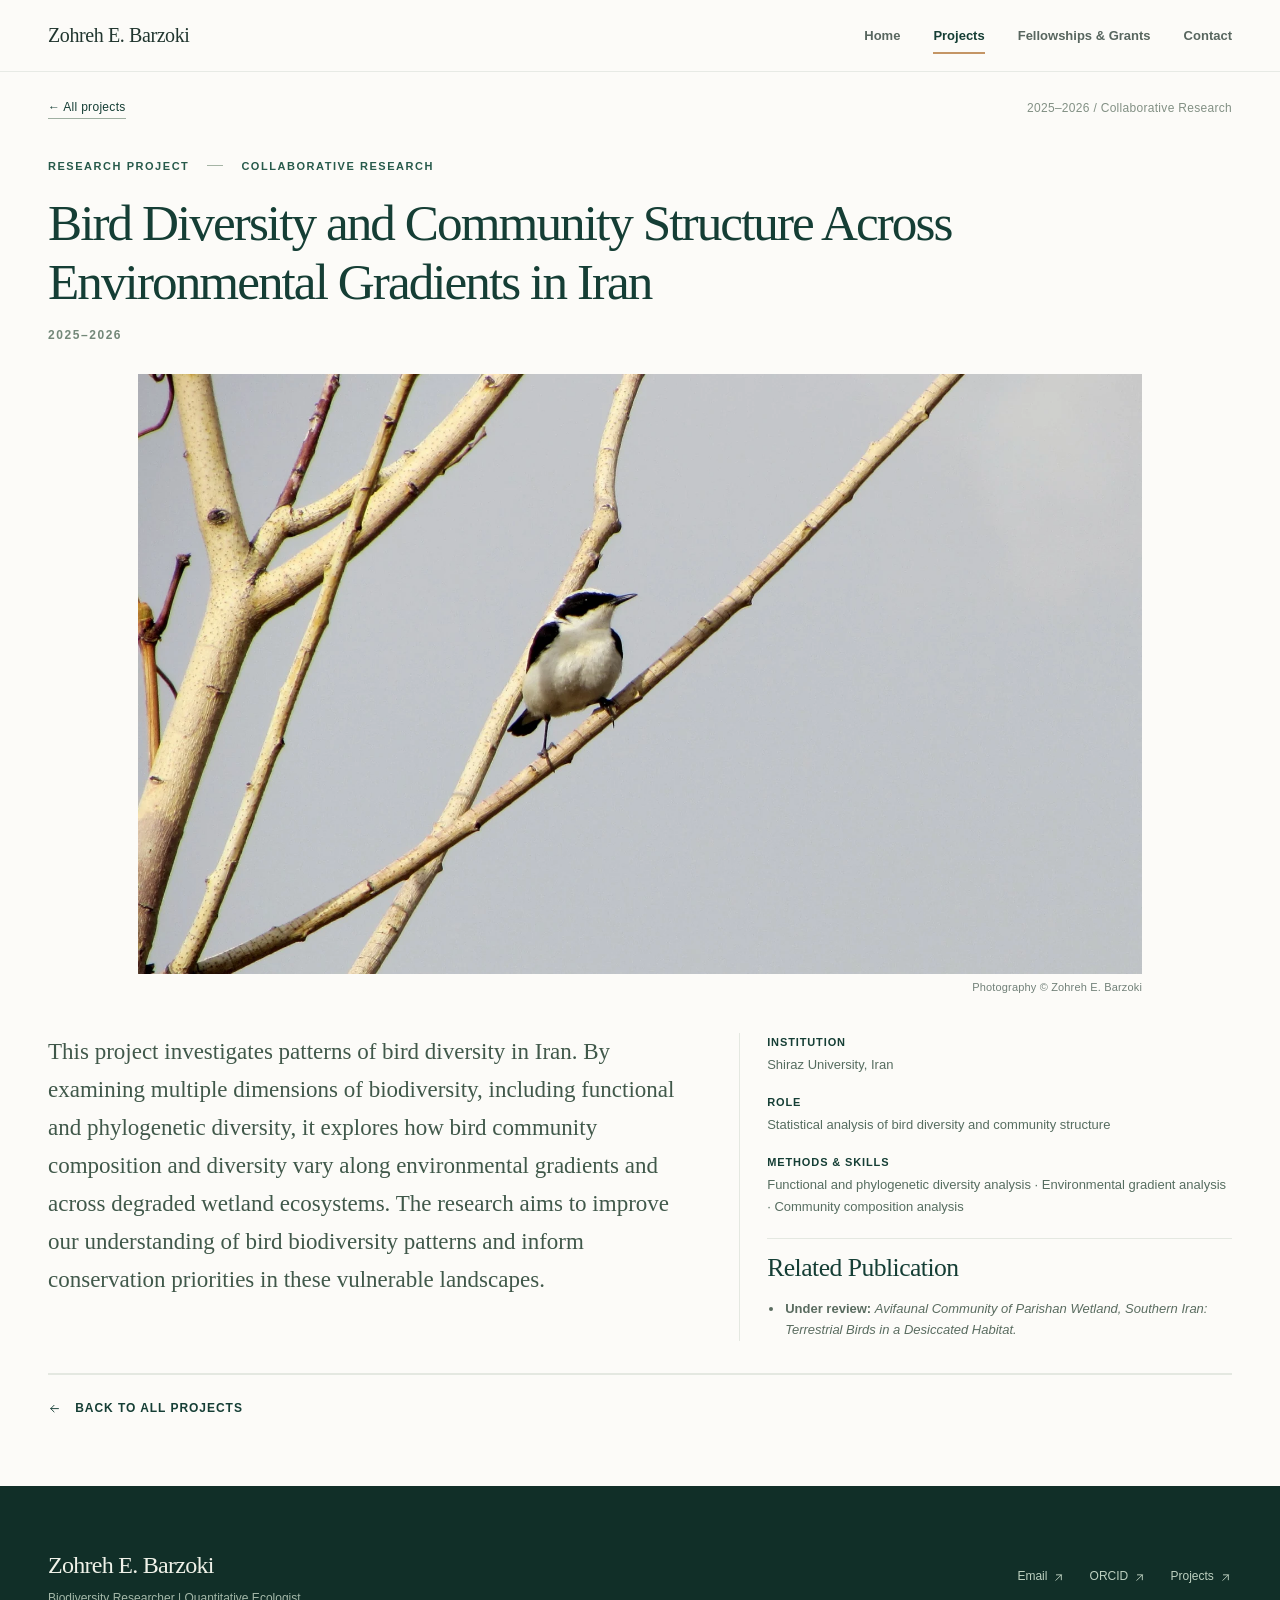
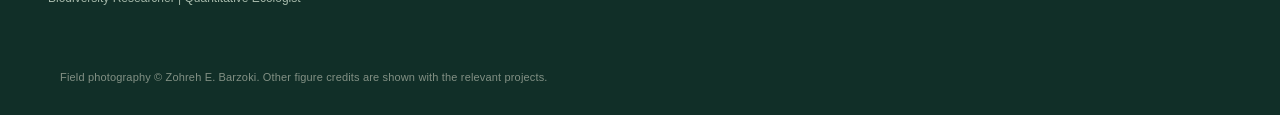
<file: projects/bird-diversity.html>
<!DOCTYPE html>

<html lang="en"><head>
<meta charset="utf-8"/><meta content="width=device-width,initial-scale=1" name="viewport"/>
<meta content="Exploring how environmental change shapes biodiversity and species distributions, with a particular commitment to highlighting biodiversity in understudied regions." name="description"/>
<meta content="#153e35" name="theme-color"/>
<title>Bird Diversity and Community Structure Across Environmental Gradients in Iran — Zohreh E. Barzoki</title>
<link href="../assets/favicon.svg" rel="icon" type="image/svg+xml"/>
<link href="../styles.css" rel="stylesheet"/>
<script defer="" src="../script.js"></script>
</head><body>
<a class="skip-link" href="#main">Skip to content</a>
<header class="site-header"><div class="wrap header-inner"><a class="brand brand-plain" href="../index.html"><span class="brand-full">Zohreh E. Barzoki</span></a>
<button aria-controls="site-navigation" aria-expanded="false" aria-label="Toggle menu" class="menu-toggle"><span></span><span></span><span></span></button>
<nav aria-label="Main navigation" class="site-nav" id="site-navigation"><a class="nav-link" href="../index.html">Home</a><a aria-current="page" class="nav-link active" href="../projects.html">Projects</a><a class="nav-link" href="../fellowships.html">Fellowships &amp; Grants</a><a class="nav-link" href="../contact.html">Contact</a></nav></div></header>
<main id="main"><section class="detail-page wrap"><div class="detail-nav"><a href="../projects.html">← All projects</a><span>2025–2026 / Collaborative Research</span></div>
<div class="detail-intro"><p class="eyebrow">Research project <span class="tiny-divider"></span> Collaborative Research</p><h1>Bird Diversity and Community Structure Across Environmental Gradients in Iran</h1><div class="detail-date">2025–2026</div></div>
<div class="detail-visuals bird-figure"><figure class="detail-figure" style="--figure-max-width: 1004px;"><img alt="Wild bird photographed on a tree branch during fieldwork" loading="eager" src="../assets/bird-diversity.webp"/><figcaption class="image-credit">Photography © Zohreh E. Barzoki</figcaption></figure></div><div class="detail-content"><div class="detail-description"><p>This project investigates patterns of bird diversity in Iran. By examining multiple dimensions of biodiversity, including functional and phylogenetic diversity, it explores how bird community composition and diversity vary along environmental gradients and across degraded wetland ecosystems. The research aims to improve our understanding of bird biodiversity patterns and inform conservation priorities in these vulnerable landscapes.</p></div><aside class="detail-sidebar"><div class="detail-info-line"><strong>Institution</strong><p>Shiraz University, Iran</p></div><div class="detail-info-line"><strong>Role</strong><p>Statistical analysis of bird diversity and community structure</p></div><div class="detail-info-line"><strong>Methods &amp; Skills</strong><p>Functional and phylogenetic diversity analysis · Environmental gradient analysis · Community composition analysis</p></div><div class="pub-section"><h2>Related Publication</h2><ul class="publication-list"><li><strong>Under review:</strong> <em>Avifaunal Community of </em><em>Parishan</em><em> Wetland, Southern Iran: Terrestrial Birds in a Desiccated Habitat.</em></li></ul></div></aside></div>
<div class="bottom-back"><a href="../projects.html"><svg aria-hidden="true" fill="none" stroke="currentColor" stroke-width="1.7" viewbox="0 0 24 24"><path d="M5 12h14m-6-6 6 6-6 6" stroke-linecap="round" stroke-linejoin="round"></path></svg> Back to all projects</a></div></section></main><footer class="site-footer"><div class="wrap footer-inner"><div><a class="footer-name" href="../index.html">Zohreh E. Barzoki</a><span class="footer-sub">Biodiversity Researcher | Quantitative Ecologist</span></div><div class="footer-links"><a href="mailto:zohreh.e.barzoki@gmail.com">Email <svg aria-hidden="true" fill="none" stroke="currentColor" stroke-width="1.7" viewbox="0 0 24 24"><path d="M7 17 17 7M8 7h9v9" stroke-linecap="round" stroke-linejoin="round"></path></svg></a><a href="https://orcid.org/0000-0003-4527-6636" rel="noopener noreferrer" target="_blank">ORCID <svg aria-hidden="true" fill="none" stroke="currentColor" stroke-width="1.7" viewbox="0 0 24 24"><path d="M7 17 17 7M8 7h9v9" stroke-linecap="round" stroke-linejoin="round"></path></svg></a><a href="../projects.html">Projects <svg aria-hidden="true" fill="none" stroke="currentColor" stroke-width="1.7" viewbox="0 0 24 24"><path d="M7 17 17 7M8 7h9v9" stroke-linecap="round" stroke-linejoin="round"></path></svg></a></div></div><p class="footer-photo-credit">Field photography © Zohreh E. Barzoki. Other figure credits are shown with the relevant projects.</p></footer></body></html>
</file>
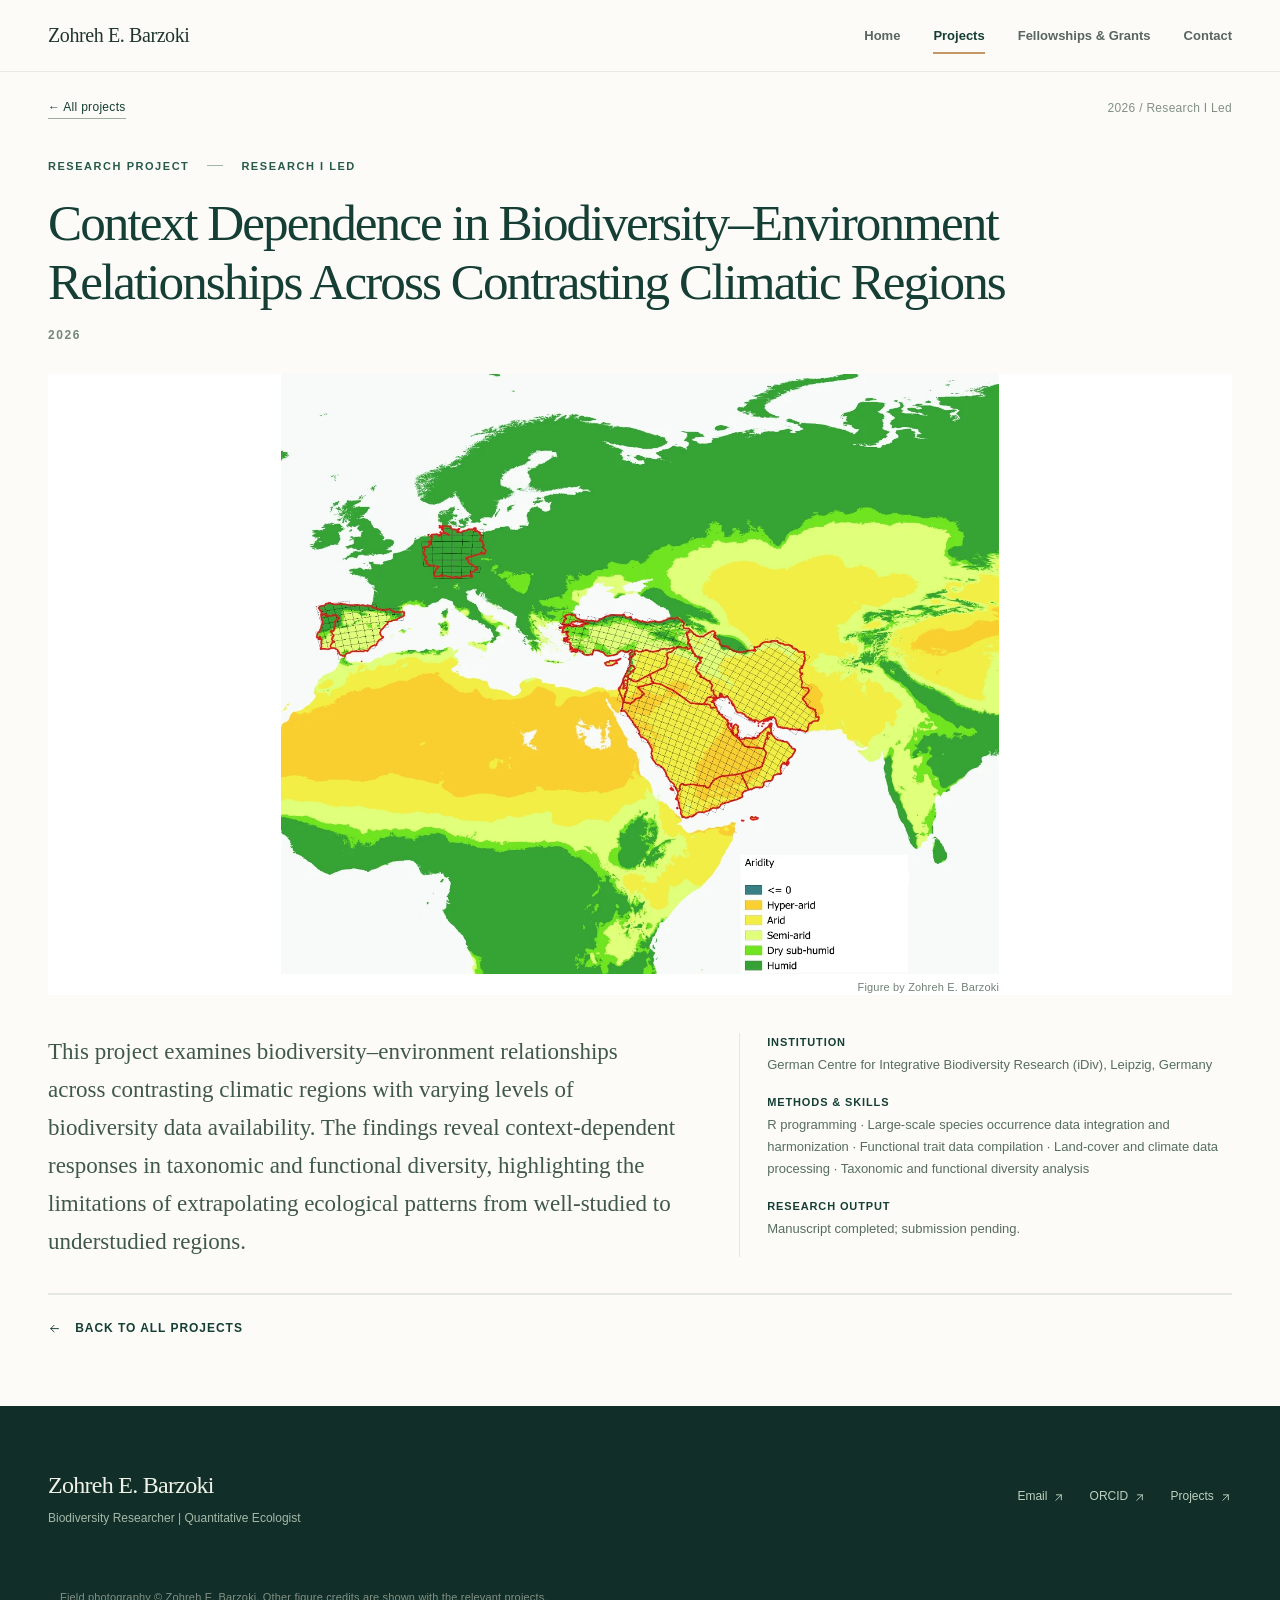
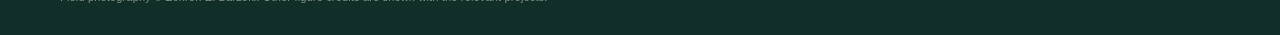
<file: projects/context-dependence.html>
<!DOCTYPE html>

<html lang="en"><head>
<meta charset="utf-8"/><meta content="width=device-width,initial-scale=1" name="viewport"/>
<meta content="Exploring how environmental change shapes biodiversity and species distributions, with a particular commitment to highlighting biodiversity in understudied regions." name="description"/>
<meta content="#153e35" name="theme-color"/>
<title>Context Dependence in Biodiversity–Environment Relationships Across Contrasting Climatic Regions — Zohreh E. Barzoki</title>
<link href="../assets/favicon.svg" rel="icon" type="image/svg+xml"/>
<link href="../styles.css" rel="stylesheet"/>
<script defer="" src="../script.js"></script>
</head><body>
<a class="skip-link" href="#main">Skip to content</a>
<header class="site-header"><div class="wrap header-inner"><a class="brand brand-plain" href="../index.html"><span class="brand-full">Zohreh E. Barzoki</span></a>
<button aria-controls="site-navigation" aria-expanded="false" aria-label="Toggle menu" class="menu-toggle"><span></span><span></span><span></span></button>
<nav aria-label="Main navigation" class="site-nav" id="site-navigation"><a class="nav-link" href="../index.html">Home</a><a aria-current="page" class="nav-link active" href="../projects.html">Projects</a><a class="nav-link" href="../fellowships.html">Fellowships &amp; Grants</a><a class="nav-link" href="../contact.html">Contact</a></nav></div></header>
<main id="main"><section class="detail-page wrap"><div class="detail-nav"><a href="../projects.html">← All projects</a><span>2026 / Research I Led</span></div>
<div class="detail-intro"><p class="eyebrow">Research project <span class="tiny-divider"></span> Research I Led</p><h1>Context Dependence in Biodiversity–Environment Relationships Across Contrasting Climatic Regions</h1><div class="detail-date">2026</div></div>
<div class="detail-visuals climate-figure"><figure class="detail-figure" style="--figure-max-width: 718px;"><img alt="Research map of climatic regions and study areas in Europe and the Middle East" loading="eager" src="../assets/climatic-regions.webp"/><figcaption class="image-credit">Figure by Zohreh E. Barzoki</figcaption></figure></div><div class="detail-content"><div class="detail-description"><p class="">This project examines biodiversity–environment relationships across contrasting climatic regions with varying levels of biodiversity data availability. The findings reveal context-dependent responses in taxonomic and functional diversity, highlighting the limitations of extrapolating ecological patterns from well-studied to understudied regions.</p></div><aside class="detail-sidebar"><div class="detail-info-line"><strong>Institution</strong><p>German Centre for Integrative Biodiversity Research (iDiv), Leipzig, Germany</p></div><div class="detail-info-line"><strong>Methods &amp; Skills</strong><p>R programming · Large-scale species occurrence data integration and harmonization · Functional trait data compilation · Land-cover and climate data processing · Taxonomic and functional diversity analysis</p></div><div class="detail-info-line"><strong>Research Output</strong><p>Manuscript completed; submission pending.</p></div></aside></div>
<div class="bottom-back"><a href="../projects.html"><svg aria-hidden="true" fill="none" stroke="currentColor" stroke-width="1.7" viewbox="0 0 24 24"><path d="M5 12h14m-6-6 6 6-6 6" stroke-linecap="round" stroke-linejoin="round"></path></svg> Back to all projects</a></div></section></main><footer class="site-footer"><div class="wrap footer-inner"><div><a class="footer-name" href="../index.html">Zohreh E. Barzoki</a><span class="footer-sub">Biodiversity Researcher | Quantitative Ecologist</span></div><div class="footer-links"><a href="mailto:zohreh.e.barzoki@gmail.com">Email <svg aria-hidden="true" fill="none" stroke="currentColor" stroke-width="1.7" viewbox="0 0 24 24"><path d="M7 17 17 7M8 7h9v9" stroke-linecap="round" stroke-linejoin="round"></path></svg></a><a href="https://orcid.org/0000-0003-4527-6636" rel="noopener noreferrer" target="_blank">ORCID <svg aria-hidden="true" fill="none" stroke="currentColor" stroke-width="1.7" viewbox="0 0 24 24"><path d="M7 17 17 7M8 7h9v9" stroke-linecap="round" stroke-linejoin="round"></path></svg></a><a href="../projects.html">Projects <svg aria-hidden="true" fill="none" stroke="currentColor" stroke-width="1.7" viewbox="0 0 24 24"><path d="M7 17 17 7M8 7h9v9" stroke-linecap="round" stroke-linejoin="round"></path></svg></a></div></div><p class="footer-photo-credit">Field photography © Zohreh E. Barzoki. Other figure credits are shown with the relevant projects.</p></footer></body></html>
</file>
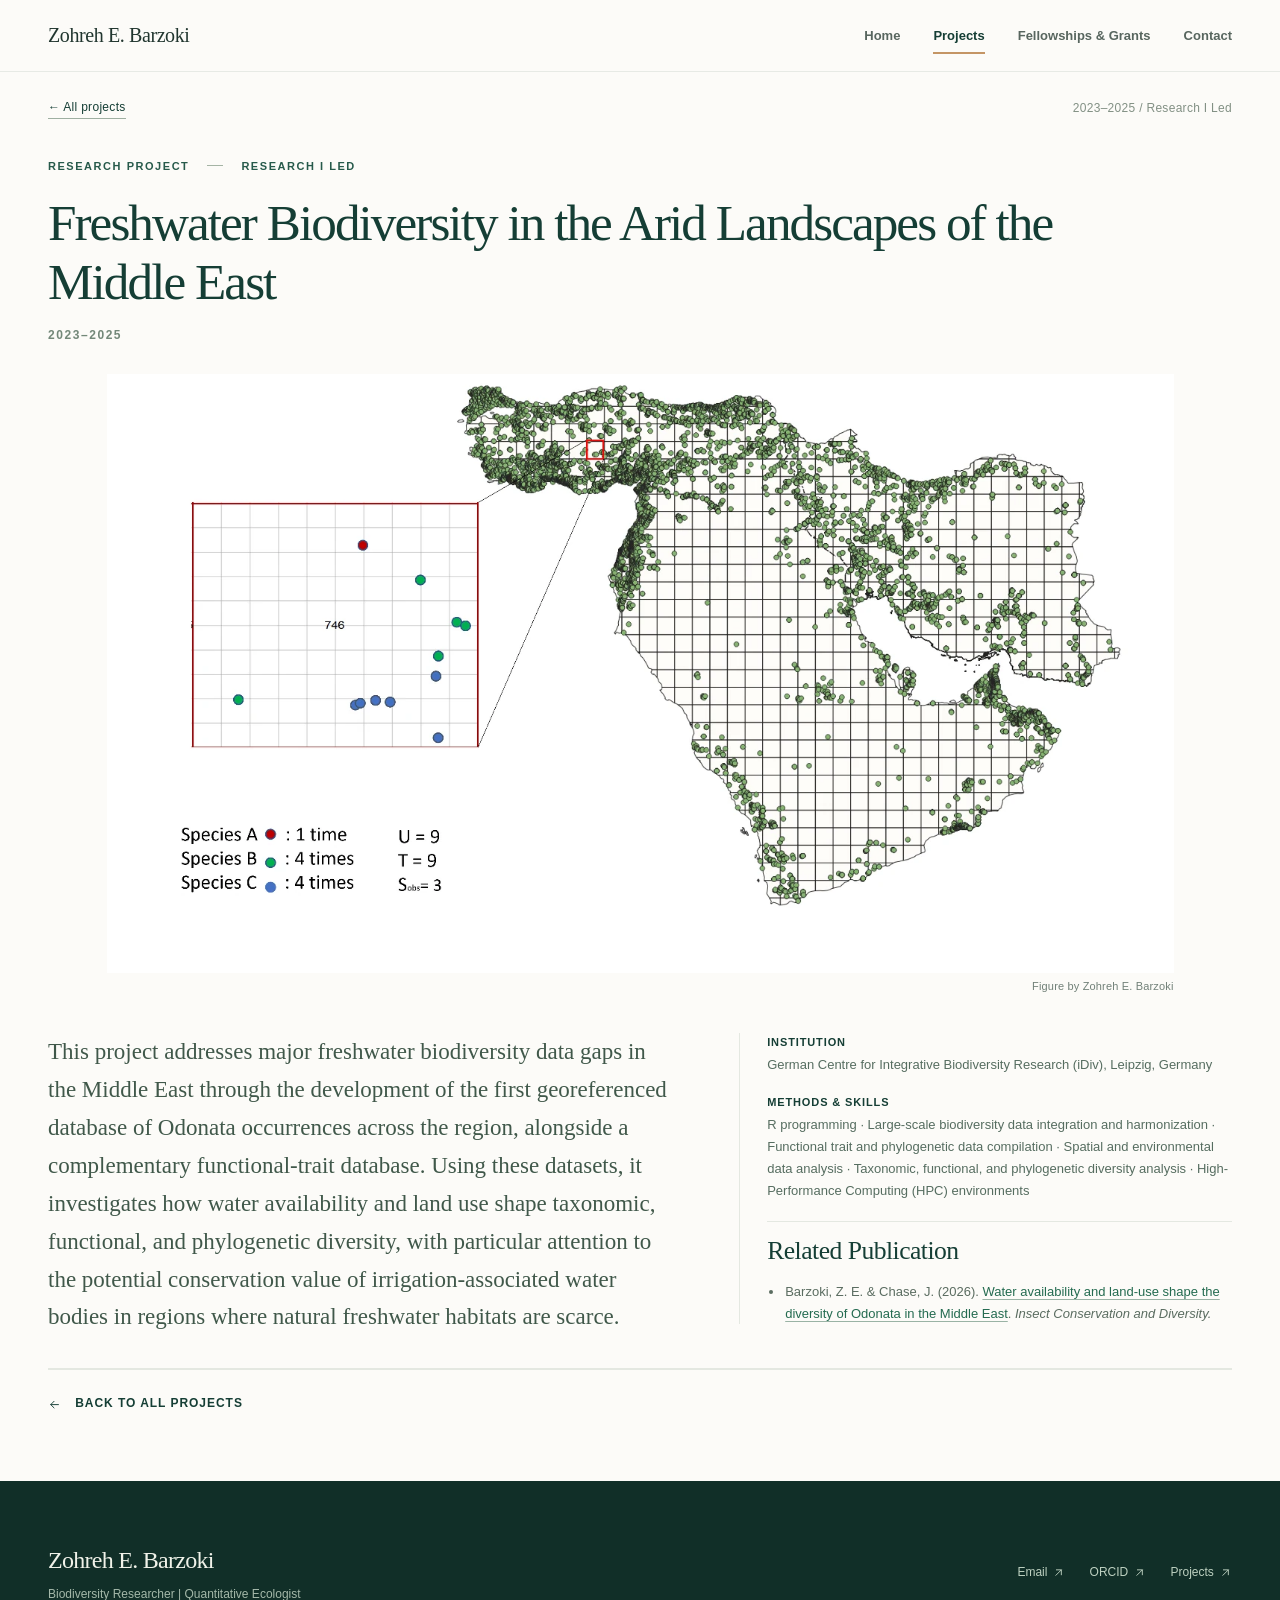
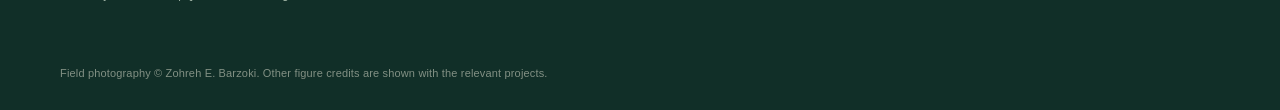
<file: projects/freshwater-middle-east.html>
<!DOCTYPE html>

<html lang="en"><head>
<meta charset="utf-8"/><meta content="width=device-width,initial-scale=1" name="viewport"/>
<meta content="Exploring how environmental change shapes biodiversity and species distributions, with a particular commitment to highlighting biodiversity in understudied regions." name="description"/>
<meta content="#153e35" name="theme-color"/>
<title>Freshwater Biodiversity in the Arid Landscapes of the Middle East — Zohreh E. Barzoki</title>
<link href="../assets/favicon.svg" rel="icon" type="image/svg+xml"/>
<link href="../styles.css" rel="stylesheet"/>
<script defer="" src="../script.js"></script>
</head><body>
<a class="skip-link" href="#main">Skip to content</a>
<header class="site-header"><div class="wrap header-inner"><a class="brand brand-plain" href="../index.html"><span class="brand-full">Zohreh E. Barzoki</span></a>
<button aria-controls="site-navigation" aria-expanded="false" aria-label="Toggle menu" class="menu-toggle"><span></span><span></span><span></span></button>
<nav aria-label="Main navigation" class="site-nav" id="site-navigation"><a class="nav-link" href="../index.html">Home</a><a aria-current="page" class="nav-link active" href="../projects.html">Projects</a><a class="nav-link" href="../fellowships.html">Fellowships &amp; Grants</a><a class="nav-link" href="../contact.html">Contact</a></nav></div></header>
<main id="main"><section class="detail-page wrap"><div class="detail-nav"><a href="../projects.html">← All projects</a><span>2023–2025 / Research I Led</span></div>
<div class="detail-intro"><p class="eyebrow">Research project <span class="tiny-divider"></span> Research I Led</p><h1>Freshwater Biodiversity in the Arid Landscapes of the Middle East</h1><div class="detail-date">2023–2025</div></div>
<div class="detail-visuals"><figure class="detail-figure" style="--figure-max-width: 1067px;"><img alt="Sampling occurrences across the Middle East" loading="eager" src="../assets/freshwater-occurrences.webp"/><figcaption class="image-credit">Figure by Zohreh E. Barzoki</figcaption></figure></div><div class="detail-content"><div class="detail-description"><p class="">This project addresses major freshwater biodiversity data gaps in the Middle East through the development of the first georeferenced database of Odonata occurrences across the region, alongside a complementary functional-trait database. Using these datasets, it investigates how water availability and land use shape taxonomic, functional, and phylogenetic diversity, with particular attention to the potential conservation value of irrigation-associated water bodies in regions where natural freshwater habitats are scarce.</p></div><aside class="detail-sidebar"><div class="detail-info-line"><strong>Institution</strong><p>German Centre for Integrative Biodiversity Research (iDiv), Leipzig, Germany</p></div><div class="detail-info-line"><strong>Methods &amp; Skills</strong><p>R programming · Large-scale biodiversity data integration and harmonization · Functional trait and phylogenetic data compilation · Spatial and environmental data analysis · Taxonomic, functional, and phylogenetic diversity analysis · High-Performance Computing (HPC) environments</p></div><div class="pub-section"><h2>Related Publication</h2><ul class="publication-list"><li>Barzoki, Z. E. &amp; Chase, J. (2026). <a href="https://doi.org/10.1111/icad.70058" rel="noopener noreferrer" target="_blank">Water availability and land-use shape the diversity of Odonata in the Middle East</a>. <em>Insect Conservation and Diversity.</em></li></ul></div></aside></div>
<div class="bottom-back"><a href="../projects.html"><svg aria-hidden="true" fill="none" stroke="currentColor" stroke-width="1.7" viewbox="0 0 24 24"><path d="M5 12h14m-6-6 6 6-6 6" stroke-linecap="round" stroke-linejoin="round"></path></svg> Back to all projects</a></div></section></main><footer class="site-footer"><div class="wrap footer-inner"><div><a class="footer-name" href="../index.html">Zohreh E. Barzoki</a><span class="footer-sub">Biodiversity Researcher | Quantitative Ecologist</span></div><div class="footer-links"><a href="mailto:zohreh.e.barzoki@gmail.com">Email <svg aria-hidden="true" fill="none" stroke="currentColor" stroke-width="1.7" viewbox="0 0 24 24"><path d="M7 17 17 7M8 7h9v9" stroke-linecap="round" stroke-linejoin="round"></path></svg></a><a href="https://orcid.org/0000-0003-4527-6636" rel="noopener noreferrer" target="_blank">ORCID <svg aria-hidden="true" fill="none" stroke="currentColor" stroke-width="1.7" viewbox="0 0 24 24"><path d="M7 17 17 7M8 7h9v9" stroke-linecap="round" stroke-linejoin="round"></path></svg></a><a href="../projects.html">Projects <svg aria-hidden="true" fill="none" stroke="currentColor" stroke-width="1.7" viewbox="0 0 24 24"><path d="M7 17 17 7M8 7h9v9" stroke-linecap="round" stroke-linejoin="round"></path></svg></a></div></div><p class="footer-photo-credit">Field photography © Zohreh E. Barzoki. Other figure credits are shown with the relevant projects.</p></footer></body></html>
</file>
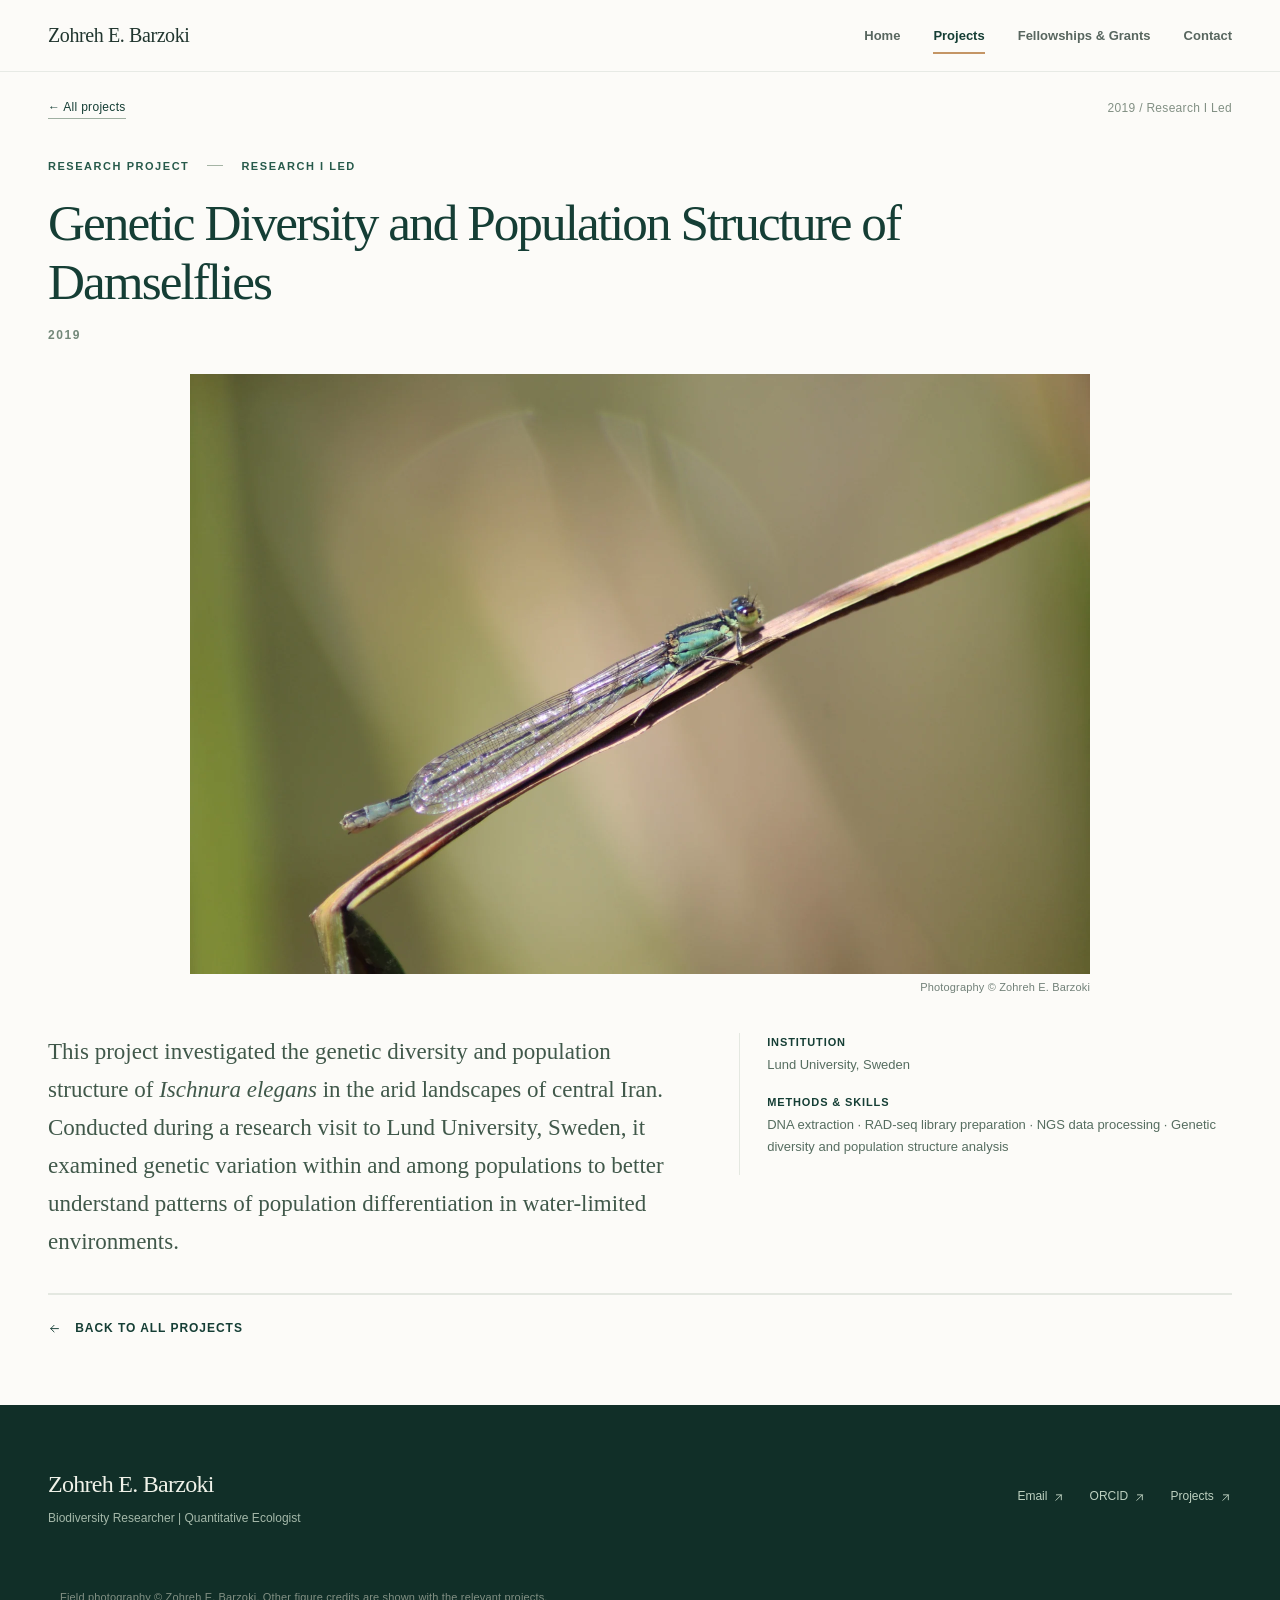
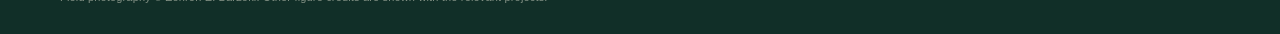
<file: projects/genetics-damselfly.html>
<!DOCTYPE html>

<html lang="en"><head>
<meta charset="utf-8"/><meta content="width=device-width,initial-scale=1" name="viewport"/>
<meta content="Exploring how environmental change shapes biodiversity and species distributions, with a particular commitment to highlighting biodiversity in understudied regions." name="description"/>
<meta content="#153e35" name="theme-color"/>
<title>Genetic Diversity and Population Structure of Damselflies — Zohreh E. Barzoki</title>
<link href="../assets/favicon.svg" rel="icon" type="image/svg+xml"/>
<link href="../styles.css" rel="stylesheet"/>
<script defer="" src="../script.js"></script>
</head><body>
<a class="skip-link" href="#main">Skip to content</a>
<header class="site-header"><div class="wrap header-inner"><a class="brand brand-plain" href="../index.html"><span class="brand-full">Zohreh E. Barzoki</span></a>
<button aria-controls="site-navigation" aria-expanded="false" aria-label="Toggle menu" class="menu-toggle"><span></span><span></span><span></span></button>
<nav aria-label="Main navigation" class="site-nav" id="site-navigation"><a class="nav-link" href="../index.html">Home</a><a aria-current="page" class="nav-link active" href="../projects.html">Projects</a><a class="nav-link" href="../fellowships.html">Fellowships &amp; Grants</a><a class="nav-link" href="../contact.html">Contact</a></nav></div></header>
<main id="main"><section class="detail-page wrap"><div class="detail-nav"><a href="../projects.html">← All projects</a><span>2019 / Research I Led</span></div>
<div class="detail-intro"><p class="eyebrow">Research project <span class="tiny-divider"></span> Research I Led</p><h1>Genetic Diversity and Population Structure of Damselflies</h1><div class="detail-date">2019</div></div>
<div class="detail-visuals genetics-figure"><figure class="detail-figure" style="--figure-max-width: 900px;"><img alt="Damselfly on a reed, the focal organism of genetic diversity research" loading="eager" src="../assets/genetics-damselfly.webp"/><figcaption class="image-credit">Photography © Zohreh E. Barzoki</figcaption></figure></div><div class="detail-content"><div class="detail-description"><p class="">This project investigated the genetic diversity and population structure of <em>Ischnura</em><em> elegans</em> in the arid landscapes of central Iran. Conducted during a research visit to Lund University, Sweden, it examined genetic variation within and among populations to better understand patterns of population differentiation in water-limited environments.</p></div><aside class="detail-sidebar"><div class="detail-info-line"><strong>Institution</strong><p>Lund University, Sweden</p></div><div class="detail-info-line"><strong>Methods &amp; Skills</strong><p>DNA extraction · RAD-seq library preparation · NGS data processing · Genetic diversity and population structure analysis</p></div></aside></div>
<div class="bottom-back"><a href="../projects.html"><svg aria-hidden="true" fill="none" stroke="currentColor" stroke-width="1.7" viewbox="0 0 24 24"><path d="M5 12h14m-6-6 6 6-6 6" stroke-linecap="round" stroke-linejoin="round"></path></svg> Back to all projects</a></div></section></main><footer class="site-footer"><div class="wrap footer-inner"><div><a class="footer-name" href="../index.html">Zohreh E. Barzoki</a><span class="footer-sub">Biodiversity Researcher | Quantitative Ecologist</span></div><div class="footer-links"><a href="mailto:zohreh.e.barzoki@gmail.com">Email <svg aria-hidden="true" fill="none" stroke="currentColor" stroke-width="1.7" viewbox="0 0 24 24"><path d="M7 17 17 7M8 7h9v9" stroke-linecap="round" stroke-linejoin="round"></path></svg></a><a href="https://orcid.org/0000-0003-4527-6636" rel="noopener noreferrer" target="_blank">ORCID <svg aria-hidden="true" fill="none" stroke="currentColor" stroke-width="1.7" viewbox="0 0 24 24"><path d="M7 17 17 7M8 7h9v9" stroke-linecap="round" stroke-linejoin="round"></path></svg></a><a href="../projects.html">Projects <svg aria-hidden="true" fill="none" stroke="currentColor" stroke-width="1.7" viewbox="0 0 24 24"><path d="M7 17 17 7M8 7h9v9" stroke-linecap="round" stroke-linejoin="round"></path></svg></a></div></div><p class="footer-photo-credit">Field photography © Zohreh E. Barzoki. Other figure credits are shown with the relevant projects.</p></footer></body></html>
</file>
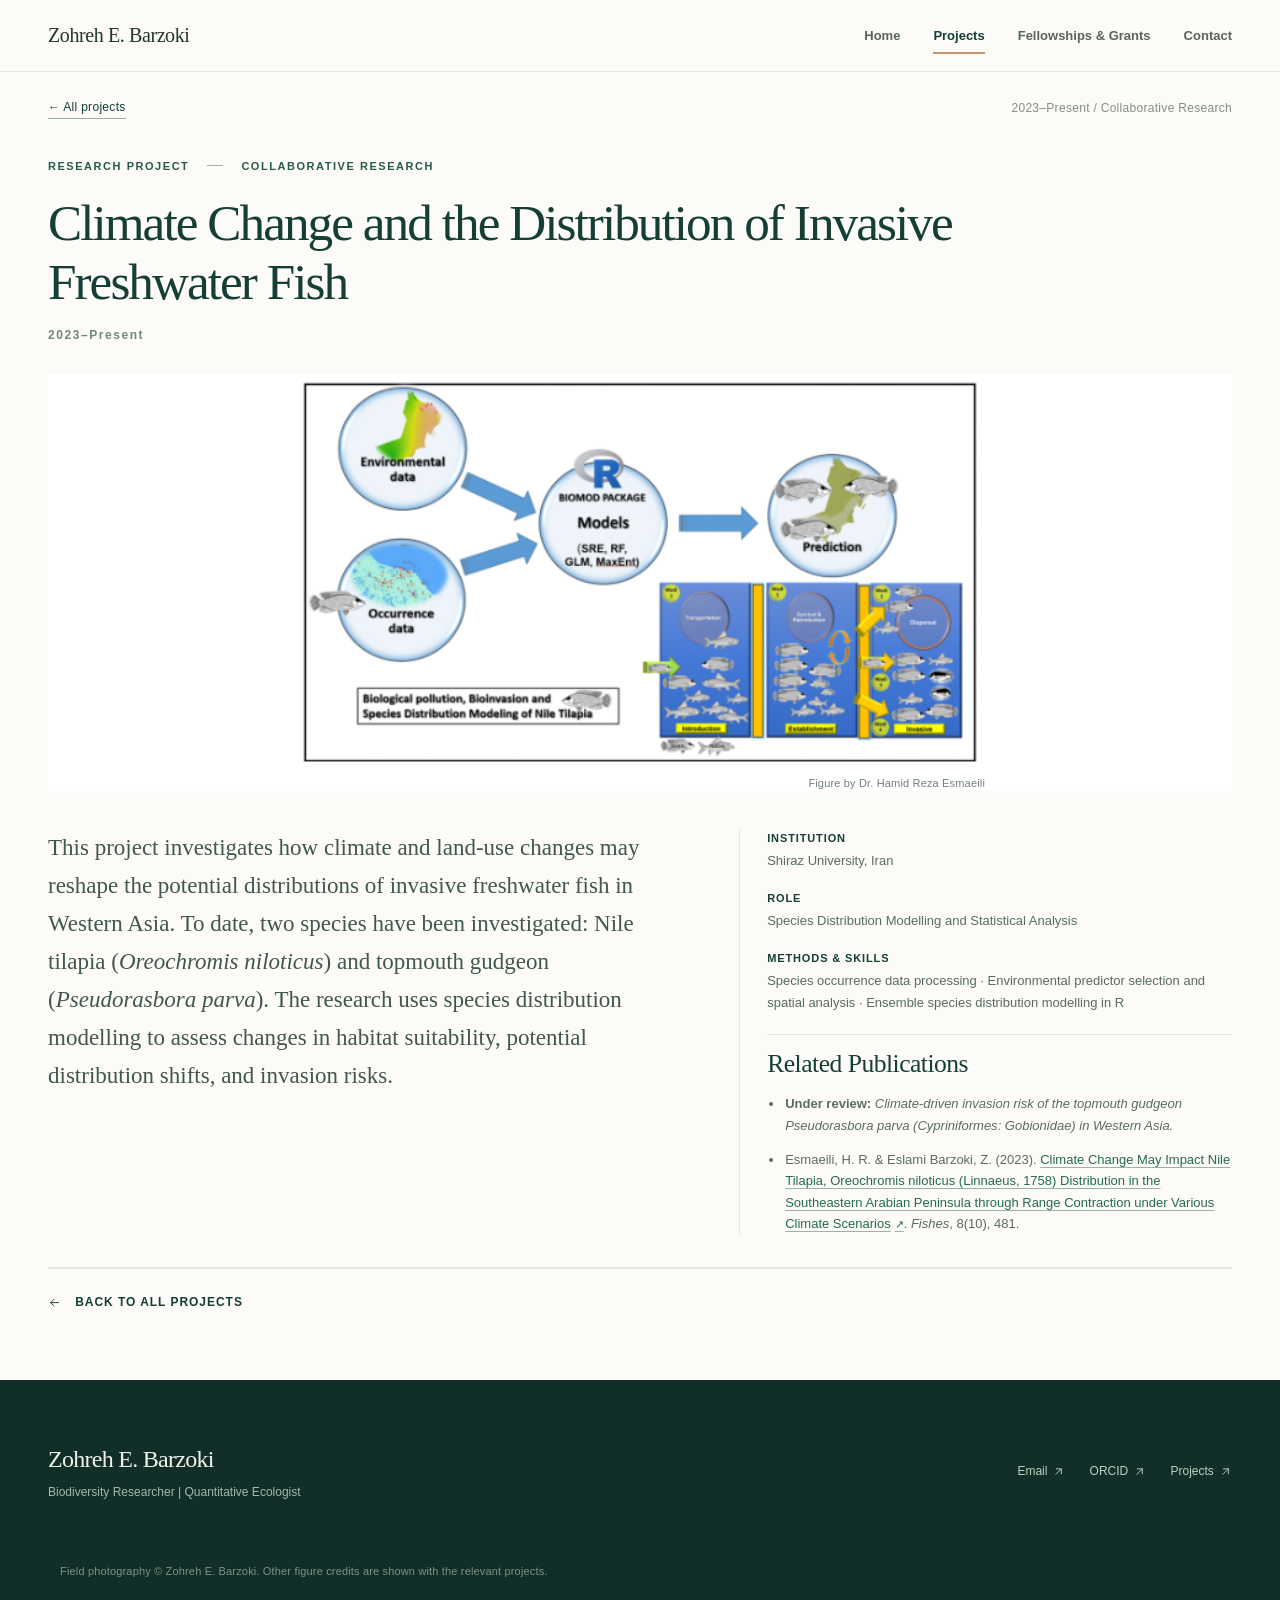
<file: projects/invasive-freshwater-fish.html>
<!DOCTYPE html>

<html lang="en"><head>
<meta charset="utf-8"/><meta content="width=device-width,initial-scale=1" name="viewport"/>
<meta content="Exploring how environmental change shapes biodiversity and species distributions, with a particular commitment to highlighting biodiversity in understudied regions." name="description"/>
<meta content="#153e35" name="theme-color"/>
<title>Climate Change and the Distribution of Invasive Freshwater Fish — Zohreh E. Barzoki</title>
<link href="../assets/favicon.svg" rel="icon" type="image/svg+xml"/>
<link href="../styles.css" rel="stylesheet"/>
<script defer="" src="../script.js"></script>
</head><body>
<a class="skip-link" href="#main">Skip to content</a>
<header class="site-header"><div class="wrap header-inner"><a class="brand brand-plain" href="../index.html"><span class="brand-full">Zohreh E. Barzoki</span></a>
<button aria-controls="site-navigation" aria-expanded="false" aria-label="Toggle menu" class="menu-toggle"><span></span><span></span><span></span></button>
<nav aria-label="Main navigation" class="site-nav" id="site-navigation"><a class="nav-link" href="../index.html">Home</a><a aria-current="page" class="nav-link active" href="../projects.html">Projects</a><a class="nav-link" href="../fellowships.html">Fellowships &amp; Grants</a><a class="nav-link" href="../contact.html">Contact</a></nav></div></header>
<main id="main"><section class="detail-page wrap"><div class="detail-nav"><a href="../projects.html">← All projects</a><span>2023–Present / Collaborative Research</span></div>
<div class="detail-intro"><p class="eyebrow">Research project <span class="tiny-divider"></span> Collaborative Research</p><h1>Climate Change and the Distribution of Invasive Freshwater Fish</h1><div class="detail-date">2023–Present</div></div>
<div class="detail-visuals fish-figure"><figure class="detail-figure" style="--figure-max-width: 690px;"><a aria-label="Open the complete modelling workflow figure in a new tab" href="../assets/fish-model-workflow.png" rel="noopener" target="_blank"><img alt="Modelling workflow for Nile tilapia: environmental data and occurrence records inform models and predictions" loading="eager" src="../assets/fish-model-workflow-cropped.png"/></a><figcaption class="image-credit">Figure by Dr. Hamid Reza Esmaeili</figcaption></figure></div><div class="detail-content"><div class="detail-description"><p>This project investigates how climate and land-use changes may reshape the potential distributions of invasive freshwater fish in Western Asia. To date, two species have been investigated: Nile tilapia (<em>Oreochromis niloticus</em>) and topmouth gudgeon (<em>Pseudorasbora parva</em>). The research uses species distribution modelling to assess changes in habitat suitability, potential distribution shifts, and invasion risks.</p></div><aside class="detail-sidebar"><div class="detail-info-line"><strong>Institution</strong><p>Shiraz University, Iran</p></div><div class="detail-info-line"><strong>Role</strong><p>Species Distribution Modelling and Statistical Analysis</p></div><div class="detail-info-line"><strong>Methods &amp; Skills</strong><p>Species occurrence data processing · Environmental predictor selection and spatial analysis · Ensemble species distribution modelling in R</p></div><div class="pub-section"><h2>Related Publications</h2><ul class="publication-list"><li><strong>Under review:</strong> <em>Climate-driven invasion risk of the </em><em>topmouth</em><em> gudgeon </em><em>Pseudorasbora</em><em> parva (</em><em>Cypriniformes</em><em>: </em><em>Gobionidae</em><em>) in Western Asia.</em></li><li>Esmaeili, H. R. &amp; Eslami Barzoki, Z. (2023). <a href="https://doi.org/10.3390/fishes8100481" rel="noopener noreferrer" target="_blank">Climate Change May Impact Nile Tilapia, Oreochromis niloticus (Linnaeus, 1758) Distribution in the Southeastern Arabian Peninsula through Range Contraction under Various Climate Scenarios<span aria-hidden="true" class="external-arrow">↗</span></a>. <em>Fishes</em>, 8(10), 481.</li></ul></div></aside></div>
<div class="bottom-back"><a href="../projects.html"><svg aria-hidden="true" fill="none" stroke="currentColor" stroke-width="1.7" viewbox="0 0 24 24"><path d="M5 12h14m-6-6 6 6-6 6" stroke-linecap="round" stroke-linejoin="round"></path></svg> Back to all projects</a></div></section></main><footer class="site-footer"><div class="wrap footer-inner"><div><a class="footer-name" href="../index.html">Zohreh E. Barzoki</a><span class="footer-sub">Biodiversity Researcher | Quantitative Ecologist</span></div><div class="footer-links"><a href="mailto:zohreh.e.barzoki@gmail.com">Email <svg aria-hidden="true" fill="none" stroke="currentColor" stroke-width="1.7" viewbox="0 0 24 24"><path d="M7 17 17 7M8 7h9v9" stroke-linecap="round" stroke-linejoin="round"></path></svg></a><a href="https://orcid.org/0000-0003-4527-6636" rel="noopener noreferrer" target="_blank">ORCID <svg aria-hidden="true" fill="none" stroke="currentColor" stroke-width="1.7" viewbox="0 0 24 24"><path d="M7 17 17 7M8 7h9v9" stroke-linecap="round" stroke-linejoin="round"></path></svg></a><a href="../projects.html">Projects <svg aria-hidden="true" fill="none" stroke="currentColor" stroke-width="1.7" viewbox="0 0 24 24"><path d="M7 17 17 7M8 7h9v9" stroke-linecap="round" stroke-linejoin="round"></path></svg></a></div></div><p class="footer-photo-credit">Field photography © Zohreh E. Barzoki. Other figure credits are shown with the relevant projects.</p></footer></body></html>
</file>
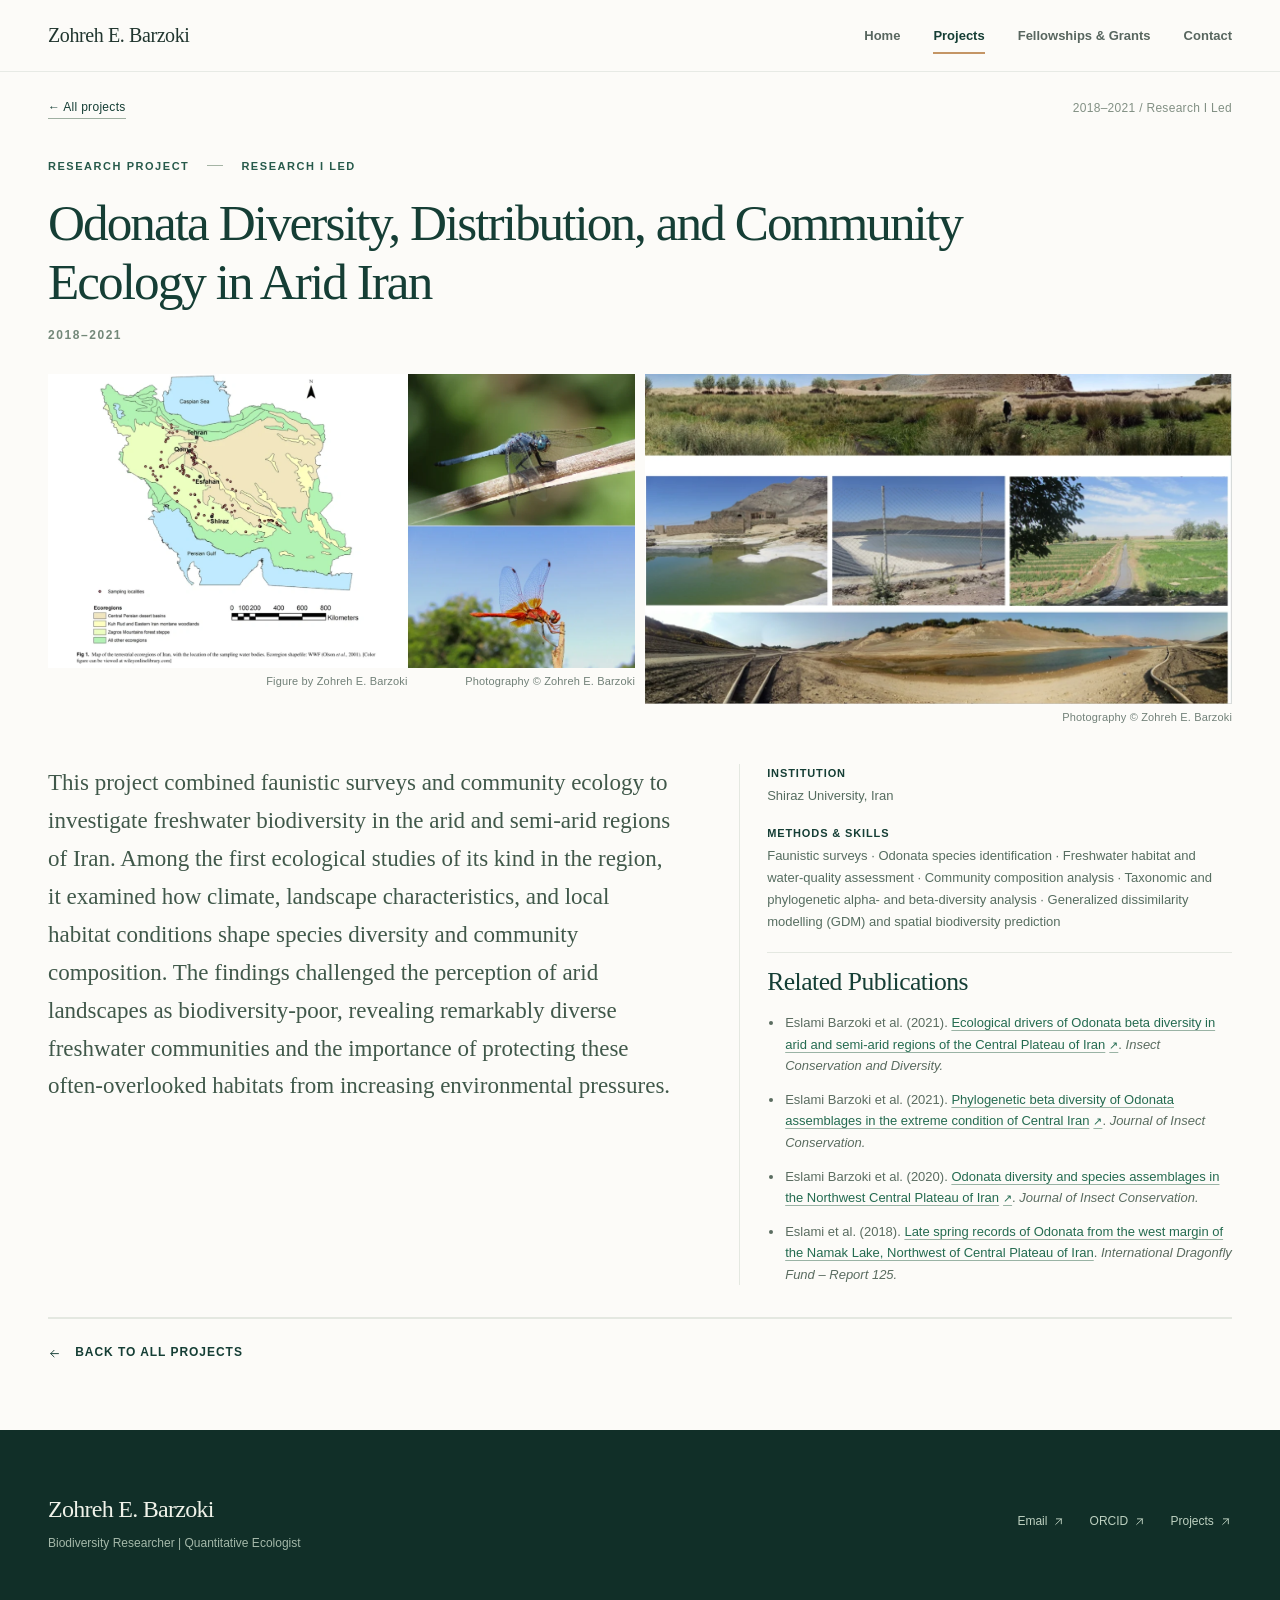
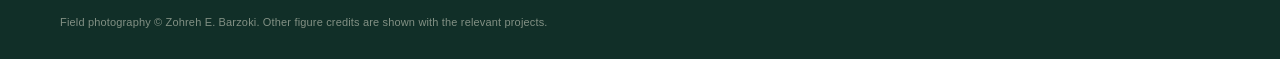
<file: projects/odonata-arid-iran.html>
<!DOCTYPE html>

<html lang="en"><head>
<meta charset="utf-8"/><meta content="width=device-width,initial-scale=1" name="viewport"/>
<meta content="Exploring how environmental change shapes biodiversity and species distributions, with a particular commitment to highlighting biodiversity in understudied regions." name="description"/>
<meta content="#153e35" name="theme-color"/>
<title>Odonata Diversity, Distribution, and Community Ecology in Arid Iran — Zohreh E. Barzoki</title>
<link href="../assets/favicon.svg" rel="icon" type="image/svg+xml"/>
<link href="../styles.css" rel="stylesheet"/>
<script defer="" src="../script.js"></script>
</head><body>
<a class="skip-link" href="#main">Skip to content</a>
<header class="site-header"><div class="wrap header-inner"><a class="brand brand-plain" href="../index.html"><span class="brand-full">Zohreh E. Barzoki</span></a>
<button aria-controls="site-navigation" aria-expanded="false" aria-label="Toggle menu" class="menu-toggle"><span></span><span></span><span></span></button>
<nav aria-label="Main navigation" class="site-nav" id="site-navigation"><a class="nav-link" href="../index.html">Home</a><a aria-current="page" class="nav-link active" href="../projects.html">Projects</a><a class="nav-link" href="../fellowships.html">Fellowships &amp; Grants</a><a class="nav-link" href="../contact.html">Contact</a></nav></div></header>
<main id="main"><section class="detail-page wrap"><div class="detail-nav"><a href="../projects.html">← All projects</a><span>2018–2021 / Research I Led</span></div>
<div class="detail-intro"><p class="eyebrow">Research project <span class="tiny-divider"></span> Research I Led</p><h1>Odonata Diversity, Distribution, and Community Ecology in Arid Iran</h1><div class="detail-date">2018–2021</div></div>
<div class="detail-visuals two-images odonata-visuals"><div class="odonata-split"><figure class="detail-figure odonata-map-figure"><img alt="Map of Odonata sampling localities and ecoregions in Iran" loading="eager" src="../assets/odonata-study-map.webp"/><figcaption class="image-credit">Figure by Zohreh E. Barzoki</figcaption></figure><figure class="detail-figure odonata-dragonfly-figure"><img alt="Two dragonfly photographs: blue dragonfly on a reed and orange dragonfly on a twig" loading="eager" src="../assets/odonata-two-dragonflies.webp"/><figcaption class="image-credit">Photography © Zohreh E. Barzoki</figcaption></figure></div><figure class="detail-figure" style="--figure-max-width: 1192px;"><img alt="Field photographs showing freshwater habitats in arid Iran" loading="eager" src="../assets/arid-field-sites.webp"/><figcaption class="image-credit">Photography © Zohreh E. Barzoki</figcaption></figure></div><div class="detail-content"><div class="detail-description"><p class="">This project combined faunistic surveys and community ecology to investigate freshwater biodiversity in the arid and semi-arid regions of Iran. Among the first ecological studies of its kind in the region, it examined how climate, landscape characteristics, and local habitat conditions shape species diversity and community composition. The findings challenged the perception of arid landscapes as biodiversity-poor, revealing remarkably diverse freshwater communities and the importance of protecting these often-overlooked habitats from increasing environmental pressures.</p></div><aside class="detail-sidebar"><div class="detail-info-line"><strong>Institution</strong><p>Shiraz University, Iran</p></div><div class="detail-info-line"><strong>Methods &amp; Skills</strong><p>Faunistic surveys · Odonata species identification · Freshwater habitat and water-quality assessment · Community composition analysis · Taxonomic and phylogenetic alpha- and beta-diversity analysis · Generalized dissimilarity modelling (GDM) and spatial biodiversity prediction</p></div><div class="pub-section"><h2>Related Publications</h2><ul class="publication-list"><li>Eslami Barzoki et al. (2021). <a href="https://doi.org/10.1111/icad.12464" rel="noopener noreferrer" target="_blank">Ecological drivers of Odonata beta diversity in arid and semi-arid regions of the Central Plateau of Iran<span aria-hidden="true" class="external-arrow">↗</span></a>. <em>Insect Conservation and Diversity.</em></li><li>Eslami Barzoki et al. (2021). <a href="https://doi.org/10.1007/s10841-020-00290-8" rel="noopener noreferrer" target="_blank">Phylogenetic beta diversity of Odonata assemblages in the extreme condition of Central Iran<span aria-hidden="true" class="external-arrow">↗</span></a>. <em>Journal of Insect Conservation.</em></li><li>Eslami Barzoki et al. (2020). <a href="https://doi.org/10.1007/s10841-019-00211-4" rel="noopener noreferrer" target="_blank">Odonata diversity and species assemblages in the Northwest Central Plateau of Iran<span aria-hidden="true" class="external-arrow">↗</span></a>. <em>Journal of Insect Conservation.</em></li><li>Eslami et al. (2018). <a href="https://dragonflyfund.org/wp-content/uploads/2024/06/IDF_Report_125_Eslami_et_al_2018_small.pdf" rel="noopener noreferrer" target="_blank">Late spring records of Odonata from the west margin of the Namak Lake, Northwest of Central Plateau of Iran</a>. <em>International Dragonfly Fund – Report 125.</em></li></ul></div></aside></div>
<div class="bottom-back"><a href="../projects.html"><svg aria-hidden="true" fill="none" stroke="currentColor" stroke-width="1.7" viewbox="0 0 24 24"><path d="M5 12h14m-6-6 6 6-6 6" stroke-linecap="round" stroke-linejoin="round"></path></svg> Back to all projects</a></div></section></main><footer class="site-footer"><div class="wrap footer-inner"><div><a class="footer-name" href="../index.html">Zohreh E. Barzoki</a><span class="footer-sub">Biodiversity Researcher | Quantitative Ecologist</span></div><div class="footer-links"><a href="mailto:zohreh.e.barzoki@gmail.com">Email <svg aria-hidden="true" fill="none" stroke="currentColor" stroke-width="1.7" viewbox="0 0 24 24"><path d="M7 17 17 7M8 7h9v9" stroke-linecap="round" stroke-linejoin="round"></path></svg></a><a href="https://orcid.org/0000-0003-4527-6636" rel="noopener noreferrer" target="_blank">ORCID <svg aria-hidden="true" fill="none" stroke="currentColor" stroke-width="1.7" viewbox="0 0 24 24"><path d="M7 17 17 7M8 7h9v9" stroke-linecap="round" stroke-linejoin="round"></path></svg></a><a href="../projects.html">Projects <svg aria-hidden="true" fill="none" stroke="currentColor" stroke-width="1.7" viewbox="0 0 24 24"><path d="M7 17 17 7M8 7h9v9" stroke-linecap="round" stroke-linejoin="round"></path></svg></a></div></div><p class="footer-photo-credit">Field photography © Zohreh E. Barzoki. Other figure credits are shown with the relevant projects.</p></footer></body></html>
</file>
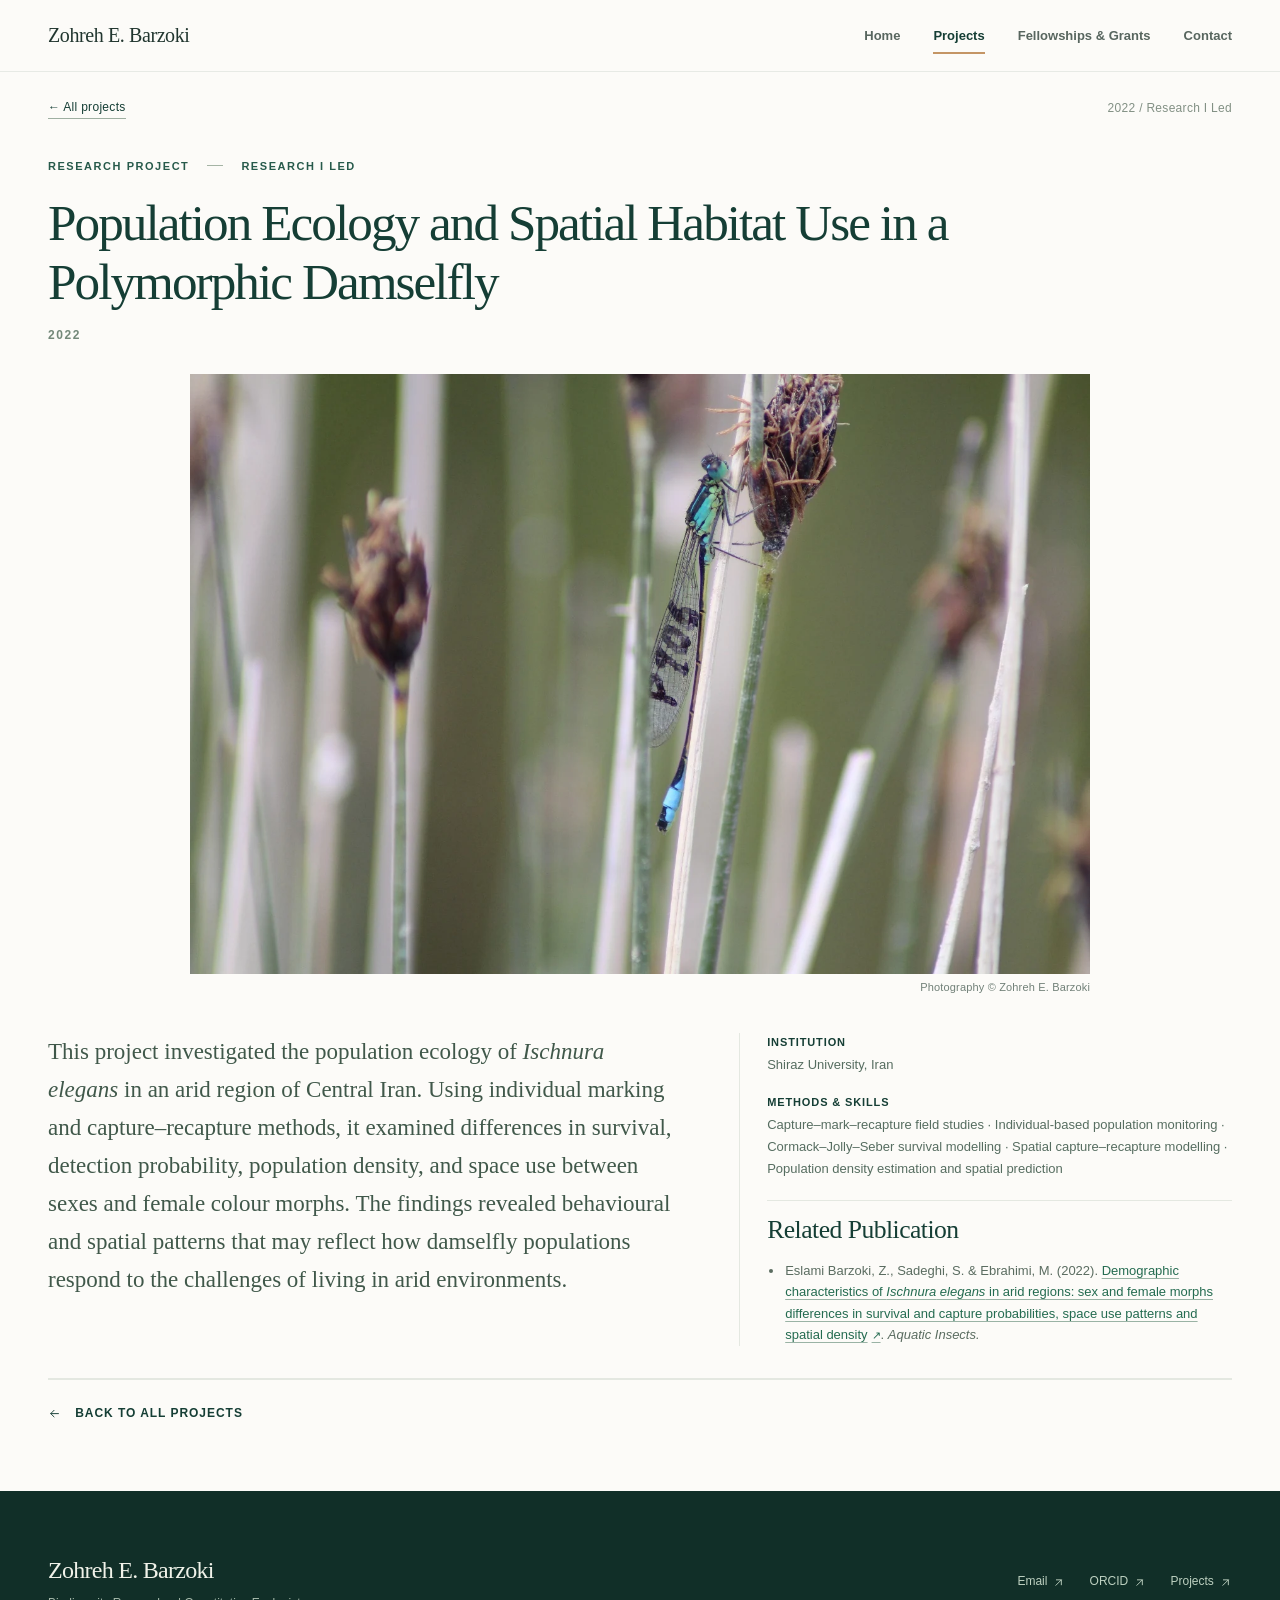
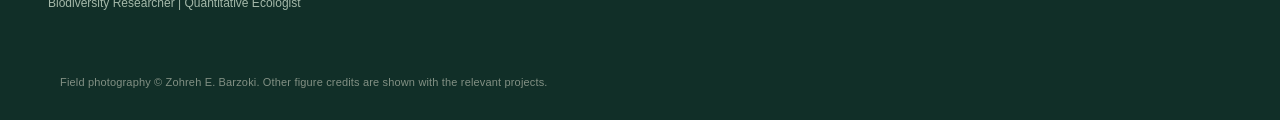
<file: projects/population-damselfly.html>
<!DOCTYPE html>

<html lang="en"><head>
<meta charset="utf-8"/><meta content="width=device-width,initial-scale=1" name="viewport"/>
<meta content="Exploring how environmental change shapes biodiversity and species distributions, with a particular commitment to highlighting biodiversity in understudied regions." name="description"/>
<meta content="#153e35" name="theme-color"/>
<title>Population Ecology and Spatial Habitat Use in a Polymorphic Damselfly — Zohreh E. Barzoki</title>
<link href="../assets/favicon.svg" rel="icon" type="image/svg+xml"/>
<link href="../styles.css" rel="stylesheet"/>
<script defer="" src="../script.js"></script>
</head><body>
<a class="skip-link" href="#main">Skip to content</a>
<header class="site-header"><div class="wrap header-inner"><a class="brand brand-plain" href="../index.html"><span class="brand-full">Zohreh E. Barzoki</span></a>
<button aria-controls="site-navigation" aria-expanded="false" aria-label="Toggle menu" class="menu-toggle"><span></span><span></span><span></span></button>
<nav aria-label="Main navigation" class="site-nav" id="site-navigation"><a class="nav-link" href="../index.html">Home</a><a aria-current="page" class="nav-link active" href="../projects.html">Projects</a><a class="nav-link" href="../fellowships.html">Fellowships &amp; Grants</a><a class="nav-link" href="../contact.html">Contact</a></nav></div></header>
<main id="main"><section class="detail-page wrap"><div class="detail-nav"><a href="../projects.html">← All projects</a><span>2022 / Research I Led</span></div>
<div class="detail-intro"><p class="eyebrow">Research project <span class="tiny-divider"></span> Research I Led</p><h1>Population Ecology and Spatial Habitat Use in a Polymorphic Damselfly</h1><div class="detail-date">2022</div></div>
<div class="detail-visuals"><figure class="detail-figure" style="--figure-max-width: 900px;"><img alt="Marked damselfly on vegetation during capture–recapture research" loading="eager" src="../assets/marked-damselfly.webp"/><figcaption class="image-credit">Photography © Zohreh E. Barzoki</figcaption></figure></div><div class="detail-content"><div class="detail-description"><p class="">This project investigated the population ecology of <em>Ischnura</em><em> elegans</em> in an arid region of Central Iran. Using individual marking and capture–recapture methods, it examined differences in survival, detection probability, population density, and space use between sexes and female colour morphs. The findings revealed behavioural and spatial patterns that may reflect how damselfly populations respond to the challenges of living in arid environments.</p></div><aside class="detail-sidebar"><div class="detail-info-line"><strong>Institution</strong><p>Shiraz University, Iran</p></div><div class="detail-info-line"><strong>Methods &amp; Skills</strong><p>Capture–mark–recapture field studies · Individual-based population monitoring · Cormack–Jolly–Seber survival modelling · Spatial capture–recapture modelling · Population density estimation and spatial prediction</p></div><div class="pub-section"><h2>Related Publication</h2><ul class="publication-list"><li>Eslami Barzoki, Z., Sadeghi, S. &amp; Ebrahimi, M. (2022). <a href="https://doi.org/10.1080/01650424.2022.2074044" rel="noopener noreferrer" target="_blank">Demographic characteristics of <em>Ischnura</em><em> elegans</em> in arid regions: sex and female morphs differences in survival and capture probabilities, space use patterns and spatial density<span aria-hidden="true" class="external-arrow">↗</span></a>. <em>Aquatic Insects.</em></li></ul></div></aside></div>
<div class="bottom-back"><a href="../projects.html"><svg aria-hidden="true" fill="none" stroke="currentColor" stroke-width="1.7" viewbox="0 0 24 24"><path d="M5 12h14m-6-6 6 6-6 6" stroke-linecap="round" stroke-linejoin="round"></path></svg> Back to all projects</a></div></section></main><footer class="site-footer"><div class="wrap footer-inner"><div><a class="footer-name" href="../index.html">Zohreh E. Barzoki</a><span class="footer-sub">Biodiversity Researcher | Quantitative Ecologist</span></div><div class="footer-links"><a href="mailto:zohreh.e.barzoki@gmail.com">Email <svg aria-hidden="true" fill="none" stroke="currentColor" stroke-width="1.7" viewbox="0 0 24 24"><path d="M7 17 17 7M8 7h9v9" stroke-linecap="round" stroke-linejoin="round"></path></svg></a><a href="https://orcid.org/0000-0003-4527-6636" rel="noopener noreferrer" target="_blank">ORCID <svg aria-hidden="true" fill="none" stroke="currentColor" stroke-width="1.7" viewbox="0 0 24 24"><path d="M7 17 17 7M8 7h9v9" stroke-linecap="round" stroke-linejoin="round"></path></svg></a><a href="../projects.html">Projects <svg aria-hidden="true" fill="none" stroke="currentColor" stroke-width="1.7" viewbox="0 0 24 24"><path d="M7 17 17 7M8 7h9v9" stroke-linecap="round" stroke-linejoin="round"></path></svg></a></div></div><p class="footer-photo-credit">Field photography © Zohreh E. Barzoki. Other figure credits are shown with the relevant projects.</p></footer></body></html>
</file>
<file: styles.css>
/* Responsive research portfolio — first draft */
:root{--forest:#153e35;--forest2:#275a4b;--ink:#21362f;--muted:#68786f;--paper:#fcfbf8;--cream:#f1f0e9;--sand:#e8e2d5;--gold:#c49565;--line:#e5e8df;--serif:Georgia,'Times New Roman',serif;--sans:'Aptos','Segoe UI',Inter,Arial,sans-serif;--ease:cubic-bezier(.2,.8,.2,1)}
*{box-sizing:border-box}html{scroll-behavior:smooth}body{margin:0;color:var(--ink);background:var(--paper);font-family:var(--sans);font-size:16px;line-height:1.65;-webkit-font-smoothing:antialiased}a{color:inherit}a:focus-visible,button:focus-visible{outline:3px solid #b98b50;outline-offset:4px}img{max-width:100%;display:block}svg{width:1.1em;height:1.1em;flex:none}p{margin:0 0 1em}.wrap{width:min(1200px,calc(100% - 96px));margin-inline:auto}.skip-link{position:absolute;top:-80px;left:20px;background:white;padding:12px 22px;z-index:100}.skip-link:focus{top:10px}
.site-header{height:92px;background:rgba(252,251,248,.97);position:sticky;top:0;z-index:50;border-bottom:1px solid rgba(29,64,52,.09);backdrop-filter:blur(18px)}.header-inner{height:100%;display:flex;align-items:center;justify-content:space-between;gap:22px}.brand{display:flex;align-items:center;gap:13px;text-decoration:none}.brand-mark{width:40px;height:40px;display:flex;align-items:center;justify-content:center;background:var(--forest);color:white;font-family:var(--serif);font-size:27px;letter-spacing:-3px;border-radius:50%}.brand-mark span{color:var(--gold)}.brand-full{font-size:13px;letter-spacing:.06em;font-weight:650}.site-nav{display:flex;align-items:center;gap:33px}.nav-link{font-size:13px;text-decoration:none;position:relative;font-weight:550;color:#58665f;transition:color .2s}.nav-link:after{content:'';position:absolute;left:0;right:0;bottom:-8px;height:2px;background:var(--gold);transform:scaleX(0);transition:transform .2s var(--ease);transform-origin:left}.nav-link:hover,.nav-link.active{color:var(--forest)}.nav-link.active:after,.nav-link:hover:after{transform:scaleX(1)}.menu-toggle{display:none;border:0;background:transparent;padding:9px;cursor:pointer}.menu-toggle span{display:block;width:24px;height:2px;background:var(--forest);margin:5px 0}
.home-hero{position:relative;overflow:hidden;background:#f4f5f0}.home-hero:before{position:absolute;content:'';inset:0;background:radial-gradient(circle at 4% 4%,rgba(203,211,179,.18),transparent 42%);pointer-events:none}.home-hero-inner{position:relative;min-height:590px;display:grid;grid-template-columns:1.04fr .96fr;align-items:center;gap:60px;padding-top:58px;padding-bottom:58px}.hero-text{z-index:2}.hero-eyebrow,.eyebrow{letter-spacing:.14em;text-transform:uppercase;font-size:11px;font-weight:700;color:var(--forest2);display:flex;gap:11px;align-items:center}.hero-eyebrow{margin-bottom:27px}.hero-text h1{font-family:var(--serif);font-size:clamp(58px,6vw,91px);line-height:1.06;font-weight:400;letter-spacing:-.055em;color:var(--forest);margin:0 0 22px}.hero-text h1 em{font-weight:400;color:#6c8170}.hero-description{max-width:560px;font-size:18px;line-height:1.7;color:#58685e;margin:0 0 35px}.hero-actions{display:flex;align-items:center;gap:25px;flex-wrap:wrap}.button{display:inline-flex;align-items:center;gap:18px;text-decoration:none;min-height:54px;font-size:13px;font-weight:650}.button-solid{padding:0 25px;background:var(--forest);color:white;border:1px solid var(--forest);transition:background .2s,transform .2s}.button-solid:hover{background:#285a4a;transform:translateY(-2px)}.button-text{color:var(--forest);border-bottom:1px solid #8b9f90}.hero-photo-wrap{width:100%;height:475px;position:relative;margin-left:auto;max-width:490px}.hero-photo{position:absolute;inset:0;width:100%;height:100%;object-fit:cover;object-position:50% 47%;border-radius:220px 220px 8px 8px;filter:saturate(.94)}.photo-backplate{position:absolute;inset:-16px -17px 18px 25px;border:1px solid #c8d2c6;border-radius:235px 235px 8px 8px}.photo-corner{position:absolute;right:-12px;bottom:-17px;width:90px;height:90px;border-right:3px solid var(--gold);border-bottom:3px solid var(--gold)}.hero-bottom{position:relative;display:flex;gap:17px;align-items:center;padding-bottom:24px;color:#8c988d;font-size:10px;letter-spacing:.18em;font-weight:700}.hero-bottom-line{height:1px;background:#bdc8ba;width:40px}
.section{padding-top:116px;padding-bottom:112px}.section-label{font-size:11px;font-weight:750;text-transform:uppercase;letter-spacing:.17em;color:var(--forest2);display:flex;align-items:center;gap:12px;margin-bottom:28px}.section-label span{font-size:11px;color:var(--gold)}.about-layout{display:grid;grid-template-columns:.82fr 1.18fr;gap:100px;align-items:start}.about-layout h2{font-family:var(--serif);font-size:clamp(38px,4.1vw,59px);letter-spacing:-.045em;line-height:1.14;font-weight:400;margin:-5px 0 0;color:var(--forest)}.about-layout h2 em{font-weight:400;color:#779182}.prose{color:#485b50;font-size:16px;line-height:1.88}.prose p{margin-bottom:1.35em}.prose p:last-child{margin-bottom:0}.section-top{display:flex;justify-content:space-between;align-items:end;gap:25px;margin-bottom:44px}.section-heading{font-family:var(--serif);font-size:clamp(40px,4.2vw,60px);font-weight:400;letter-spacing:-.04em;line-height:1.1;color:var(--forest);margin:0}.title-asterisk{color:var(--gold)}.text-link{display:inline-flex;align-items:center;gap:12px;color:var(--forest);text-decoration:none;border-bottom:1px solid #97a699;padding-bottom:7px;white-space:nowrap;font-size:13px;font-weight:650}.text-link:hover{border-bottom-color:var(--forest)}
.selected-projects{padding:110px 0 128px;background:#eef1eb}.project-grid{display:grid;grid-template-columns:repeat(2,minmax(0,1fr));gap:28px}.project-card{display:flex;flex-direction:column;min-width:0;background:white;border:1px solid #e6e8df;text-decoration:none;box-shadow:0 3px 7px rgba(20,55,40,.02);transition:transform .3s var(--ease),box-shadow .3s var(--ease)}.project-card:hover{transform:translateY(-5px);box-shadow:0 17px 35px rgba(20,55,40,.09)}.project-card[hidden]{display:none}.featured-grid{grid-template-columns:repeat(3,minmax(0,1fr));gap:22px}.project-cover{height:260px;background:#e4eae2;overflow:hidden;position:relative}.featured-grid .project-cover{height:226px}.project-cover>img{width:100%;height:100%;object-fit:cover;transition:transform .55s var(--ease)}.project-card:hover .project-cover>img{transform:scale(1.04)}.cover-number{position:absolute;top:20px;left:22px;background:rgba(252,251,248,.9);color:var(--forest);font-size:12px;font-weight:700;min-width:35px;height:35px;border-radius:100px;display:grid;place-items:center}.project-card-body{padding:30px 32px 28px;flex:1;display:flex;flex-direction:column}.featured-grid .project-card-body{padding:25px 24px}.card-kicker{display:flex;align-items:center;gap:10px;color:#8b947f;text-transform:uppercase;letter-spacing:.08em;font-size:10px;font-weight:750;line-height:1.5;margin-bottom:15px}.kicker-dot{width:3px;height:3px;border-radius:50%;background:var(--gold)}.project-card h2{font-family:var(--serif);font-weight:400;letter-spacing:-.024em;font-size:clamp(24px,2.1vw,29px);line-height:1.22;color:var(--forest);margin:0 0 15px}.featured-grid .project-card h2{font-size:25px}.project-card p{font-size:13.5px;line-height:1.72;color:#6b7a6f;margin:0 0 20px}.card-link{display:flex;gap:12px;align-items:center;border-top:1px solid #e9ece7;padding-top:17px;margin-top:auto;font-size:12px;text-transform:uppercase;letter-spacing:.09em;font-weight:750;color:var(--forest)}.card-link svg{margin-left:auto;transition:transform .2s}.project-card:hover .card-link svg{transform:translateX(4px)}
.abstract-art{position:absolute;inset:0;overflow:hidden;background:linear-gradient(135deg,#dfe7d9,#a7bdad)}.art-invasive-freshwater-fish{background:linear-gradient(130deg,#dbe9e7,#8caeae)}.art-bird-diversity{background:linear-gradient(140deg,#e5decf,#b5c4af)}.art-ant-diversity{background:linear-gradient(140deg,#d7c7ac,#a6b5a0)}.art-genetics-damselfly{background:linear-gradient(140deg,#c4d6d2,#91aaa1)}.art-curve{position:absolute;width:380px;height:380px;border:1px solid rgba(255,255,255,.55);border-radius:50%;right:-90px;top:-160px}.curve-two{width:490px;height:490px;right:-145px;top:-213px;border-color:rgba(255,255,255,.32)}.art-symbol{position:absolute;left:10%;bottom:-50px;font-size:210px;font-family:var(--serif);line-height:1;color:rgba(255,255,255,.63)}.art-caption{position:absolute;right:28px;bottom:22px;color:#32584d;font-size:15px;letter-spacing:.14em}
.academic-section{padding-top:110px;padding-bottom:113px}.academic-grid{display:grid;grid-template-columns:repeat(2,minmax(0,1fr));column-gap:85px;row-gap:0;border-top:1px solid var(--line)}.academic-item{padding:30px 0 37px;border-bottom:1px solid var(--line);position:relative}.academic-index{position:absolute;top:33px;right:0;font-size:11px;letter-spacing:.13em;color:#b0bcae}.academic-item h3{font-family:var(--serif);color:var(--forest);font-size:24px;font-weight:400;letter-spacing:-.025em;margin:0 0 7px}.academic-item p{font-size:14px;color:#63766a;margin:0}.academic-item .small-subline{font-size:12px;color:#879589;margin-top:6px}.development-section{background:#153e35;color:#f7faf7;padding:76px 0 83px}.development-grid{display:grid;grid-template-columns:.75fr 1.25fr;gap:90px;align-items:start}.development-section .section-label{color:#a4c3b0}.development-section .section-heading{color:white}.development-card{border-left:1px solid #5b796d;padding-left:40px}.development-card h3{font-family:var(--serif);font-size:28px;font-weight:400;letter-spacing:-.02em;line-height:1.27;margin:0 0 6px}.development-org{color:#c9d8d0;font-size:14px}.development-status{display:inline-flex;padding:3px 12px;background:#366152;color:#e4f0e9;border-radius:20px;font-size:12px;margin-bottom:13px}.development-card>p:last-child{font-size:14px;color:#d5e0d9;line-height:1.9;margin:0}.publications-section{padding-top:99px;padding-bottom:115px}.publication-banner{padding:64px 70px;min-height:330px;display:flex;align-items:center;justify-content:space-between;position:relative;background:#ede8dc;overflow:hidden}.publication-banner>div:first-child{max-width:740px;z-index:2}.publication-banner h2{font-family:var(--serif);font-size:50px;font-weight:400;color:var(--forest);line-height:1.1;letter-spacing:-.04em;margin:0 0 18px}.publication-banner p{font-size:15px;line-height:1.8;color:#5c6d60;max-width:660px;margin:0 0 18px}.scholar-link{display:inline-flex;align-items:center;gap:12px;font-size:13px;font-weight:700;color:var(--forest);border-bottom:1px solid #7a9180;padding-bottom:6px;cursor:help}.publication-decoration{position:absolute;right:45px;top:-95px;font-family:var(--serif);font-size:510px;line-height:1;color:#d6dccb;opacity:.75;user-select:none}.publication-decoration span{position:relative}
.page-intro{padding:94px 0 70px;background:#f2f3ed}.eyebrow-line{width:26px;height:1px;background:var(--gold)}.page-intro h1{max-width:1050px;margin:30px 0 0;font-family:var(--serif);font-weight:400;letter-spacing:-.052em;color:var(--forest);line-height:1.08;font-size:clamp(50px,6.5vw,85px)}.intro-bottom{margin-top:36px;display:flex;justify-content:space-between;align-items:end;gap:20px}.subhead{font-family:var(--serif);font-size:18px;margin:0;color:#63756a}.project-count{color:#65786b;font-size:12px;white-space:nowrap;letter-spacing:.08em;text-transform:uppercase}.tiny-divider{display:inline-block;vertical-align:middle;width:16px;height:1px;background:#a5b4a5;margin:0 7px}.projects-section{padding-top:48px;padding-bottom:116px}.filter-header{margin-bottom:30px}.filters{display:flex;gap:8px;flex-wrap:wrap}.filter-button{cursor:pointer;border:1px solid #d5dfd5;background:white;padding:11px 18px;color:#52685a;font-size:12px;font-weight:700;transition:all .2s}.filter-button span{opacity:.55;margin-left:7px}.filter-button:hover,.filter-button.is-active{background:var(--forest);border-color:var(--forest);color:white}.filter-intro{font-size:14px;max-width:700px;margin-top:18px;color:#647669}.projects-section .project-grid{gap:34px 28px}.projects-section .project-cover{height:292px}
.detail-page{padding-top:45px;padding-bottom:105px}.detail-nav{display:flex;align-items:center;justify-content:space-between;gap:18px;color:#829084;font-size:12px;letter-spacing:.025em}.detail-nav a{text-decoration:none;color:var(--forest);border-bottom:1px solid #9eafa1}.detail-intro{max-width:980px;margin:70px 0 49px}.detail-intro .eyebrow{margin:0 0 26px}.detail-intro h1{font-family:var(--serif);font-weight:400;letter-spacing:-.047em;font-size:clamp(43px,6.4vw,78px);line-height:1.1;color:var(--forest);margin:0 0 18px}.detail-date{font-size:12px;letter-spacing:.13em;color:#738879;font-weight:750}.detail-visuals{background:#e8ebe4;overflow:hidden;max-height:690px}.detail-visuals img{width:100%;max-height:690px;object-fit:contain;object-position:center;background:#edf1eb}.detail-visuals.two-images{display:grid;grid-template-columns:1fr 1fr;gap:8px;background:#e3eae1}.detail-visuals.two-images .detail-figure{min-width:0}.detail-figure{margin:0;display:grid;place-items:center}.detail-visuals.two-images img{height:415px;object-fit:contain}.detail-visuals.no-image{height:370px;position:relative}.detail-abstract{position:absolute;inset:0}.detail-content{display:grid;grid-template-columns:1.1fr .9fr;gap:90px;padding-top:64px;padding-bottom:55px;border-bottom:1px solid var(--line)}.detail-description p{font-family:var(--serif);font-size:clamp(20px,2vw,25px);line-height:1.68;color:#40584a;margin:0}.detail-sidebar{border-left:1px solid var(--line);padding-left:34px}.detail-info-line{margin-bottom:26px}.detail-info-line p{font-size:14px;line-height:1.85;margin:0;color:#607469;overflow-wrap:anywhere}.detail-info-line strong{display:block;color:var(--forest);font-size:11px;letter-spacing:.08em;text-transform:uppercase;margin-bottom:3px}.detail-info-line p strong:first-child{display:inline}.pub-section{padding-top:56px;padding-bottom:52px;max-width:920px}.pub-section h2{font-family:var(--serif);font-size:36px;color:var(--forest);font-weight:400;margin:0 0 28px}.publication-list{padding-left:21px;margin:0;display:grid;gap:18px}.publication-list li{font-size:14px;color:#5a6c60;line-height:1.8;padding-left:5px}.publication-list a{color:#316956;text-decoration-color:#9ab3a5;text-underline-offset:3px}.publication-list .external-arrow{margin-left:4px;font-size:11px}.bottom-back{border-top:1px solid var(--line);padding-top:35px}.bottom-back a{text-decoration:none;display:flex;gap:14px;align-items:center;font-size:12px;text-transform:uppercase;letter-spacing:.08em;font-weight:700;color:var(--forest)}.bottom-back svg{transform:rotate(180deg)}
.standard-hero{padding-bottom:85px}.awards-section{padding-top:60px;padding-bottom:116px}.awards-list{border-top:1px solid var(--line)}.award-card{display:grid;grid-template-columns:220px 1fr;gap:42px;padding:44px 8px;border-bottom:1px solid var(--line);position:relative}.award-left{display:flex;gap:28px;align-items:baseline;color:#97a898}.award-number{font-family:var(--serif);font-size:35px;color:#d4d7c9}.award-date{font-size:13px;font-weight:750;letter-spacing:.055em;color:#829587}.award-right h2{font-family:var(--serif);color:var(--forest);font-weight:400;font-size:clamp(22px,2.8vw,32px);letter-spacing:-.02em;margin:0 0 8px}.award-right p{font-size:14px;color:#647569;margin:0 0 4px}.award-dot{position:absolute;right:10px;top:62px;width:11px;height:11px;background:#c9d8c7;border-radius:50%}.contact-lede{margin:26px 0 0;max-width:820px;font-size:19px;color:#66796d;line-height:1.7}.contact-section{padding:89px 0 134px;display:grid;grid-template-columns:1.25fr .75fr;gap:85px}.contact-card{background:#e7eee6;padding:54px 44px;min-width:0}.contact-small-heading{color:#607c69;text-transform:uppercase;font-weight:750;letter-spacing:.12em;font-size:11px}.contact-email{font-family:var(--serif);font-size:clamp(23px,3vw,37px);letter-spacing:-.03em;text-decoration:none;color:var(--forest);display:flex;gap:13px;align-items:center;overflow-wrap:anywhere}.contact-email svg{flex:none}.contact-location{border-top:1px solid #c7d7c7;padding-top:22px;margin-top:48px;font-size:13px;color:#546e5d}.contact-profiles h2{font-family:var(--serif);font-weight:400;color:var(--forest);font-size:28px;margin:0 0 23px}.contact-profiles ul{list-style:none;padding:0;margin:0;border-top:1px solid var(--line)}.contact-profiles li{padding:15px 0;border-bottom:1px solid var(--line)}.contact-profiles li a{display:flex;justify-content:space-between;font-size:14px;text-decoration:none;color:var(--forest)}.contact-profiles li a:after{content:'↗';font-size:17px;color:#799580}.contact-profiles li .external-arrow{display:none}
.site-footer{background:#112f28;color:#ebf0eb}.footer-inner{padding:60px 0;display:flex;justify-content:space-between;gap:36px;align-items:center}.footer-name{display:block;font-family:var(--serif);font-size:24px;letter-spacing:-.03em;color:#f0f2e9;text-decoration:none}.footer-sub{display:block;color:#a4b8a9;font-size:12px;margin-top:4px}.footer-links{display:flex;align-items:center;gap:24px}.footer-links a{display:inline-flex;gap:5px;align-items:center;color:#bdd0c0;font-size:12px;text-decoration:none}.footer-links a:hover{color:white}
@media(max-width:1080px){.wrap{width:min(1160px,calc(100% - 64px))}.home-hero-inner{gap:34px}.hero-photo-wrap{height:390px}.hero-text h1{font-size:67px}.about-layout{gap:62px}.featured-grid .project-card h2{font-size:22px}.featured-grid .project-cover{height:195px}.featured-grid .project-card-body{padding:21px 20px}.card-kicker{font-size:9px}.project-card-body{padding:25px}.development-grid{gap:55px}}
@media(max-width:800px){.site-header{height:75px}.wrap{width:calc(100% - 44px)}.brand-full{font-size:12px}.menu-toggle{display:block}.site-nav{display:none;position:absolute;top:75px;left:0;right:0;padding:22px;border-bottom:1px solid var(--line);background:#fcfbf8;box-shadow:0 12px 17px rgba(25,65,45,.08);flex-direction:column;align-items:flex-start;gap:20px}.site-nav.is-open{display:flex}.nav-link{font-size:15px}.home-hero-inner{grid-template-columns:1fr;padding:62px 0 35px;gap:42px}.hero-text h1{font-size:clamp(52px,10vw,76px)}.hero-description{max-width:650px}.hero-photo-wrap{max-width:420px;width:90%;margin:auto;height:380px}.hero-bottom{justify-content:center}.about-layout{grid-template-columns:1fr;gap:35px}.about-layout h2{max-width:550px}.section{padding-top:78px;padding-bottom:80px}.selected-projects{padding:80px 0 95px}.featured-grid{grid-template-columns:repeat(2,minmax(0,1fr))}.project-card:nth-child(3){display:none}.academic-section{padding-top:83px}.development-grid{grid-template-columns:1fr;gap:32px}.development-card{padding-left:25px}.publications-section{padding:70px 0 90px}.publication-banner{padding:48px 38px}.projects-section .project-cover{height:240px}.detail-content{gap:35px}.contact-section{gap:35px}.award-card{grid-template-columns:150px 1fr;gap:20px}}
@media(max-width:600px){.wrap{width:calc(100% - 34px)}.brand-full{font-size:11px}.brand-mark{width:34px;height:34px;font-size:24px}.hero-eyebrow{font-size:10px;line-height:1.5}.hero-text h1{font-size:53px}.hero-description{font-size:16px}.hero-photo-wrap{height:355px;width:92%}.hero-bottom{font-size:9px;gap:10px}.hero-bottom-line{width:20px}.section-label{margin-bottom:24px}.about-layout h2{font-size:40px}.prose{font-size:15px}.section-top{align-items:start;flex-direction:column;gap:20px}.section-heading{font-size:43px}.project-grid,.featured-grid{grid-template-columns:1fr}.project-card:nth-child(3){display:flex}.project-cover,.featured-grid .project-cover,.projects-section .project-cover{height:230px}.project-card h2,.featured-grid .project-card h2{font-size:27px}.project-card-body{padding:27px}.academic-grid{grid-template-columns:1fr}.academic-item{padding:27px 0}.development-section{padding:68px 0}.development-card h3{font-size:25px}.publication-banner{min-height:0;padding:44px 25px}.publication-banner h2{font-size:42px}.publication-banner p{font-size:14px}.publication-decoration{right:-45px;top:65px}.page-intro{padding:68px 0 55px}.page-intro h1{font-size:49px}.intro-bottom{flex-direction:column;align-items:start}.project-count{font-size:11px}.projects-section{padding-top:30px;padding-bottom:80px}.filter-button{font-size:11px;padding:10px 12px}.detail-page{padding-top:28px;padding-bottom:75px}.detail-nav{align-items:start;font-size:11px}.detail-intro{margin:56px 0 34px}.detail-intro h1{font-size:45px}.detail-visuals.two-images{grid-template-columns:1fr}.detail-visuals.two-images img{height:auto}.detail-content{grid-template-columns:1fr;gap:35px;padding-top:40px}.detail-description p{font-size:21px}.detail-sidebar{border-left:0;border-top:1px solid var(--line);padding-left:0;padding-top:30px}.detail-info-line{margin-bottom:19px}.pub-section{padding-top:42px}.pub-section h2{font-size:30px}.award-card{grid-template-columns:1fr;gap:9px;padding:29px 3px}.award-left{gap:18px}.award-number{font-size:25px}.award-dot{top:40px}.contact-section{grid-template-columns:1fr;padding:60px 0 90px;gap:57px}.contact-card{padding:40px 25px}.contact-lede{font-size:16px}.footer-inner{padding:41px 0;display:block}.footer-links{margin-top:25px;flex-wrap:wrap;gap:16px}}
@media(prefers-reduced-motion:reduce){html{scroll-behavior:auto}*,*:before,*:after{transition:none!important}}

/* Homepage hero revision: a quieter portrait and a stronger scientific introduction. */
.home-hero-inner{
  min-height:495px;
  grid-template-columns:minmax(0, 1.68fr) minmax(0, 0.92fr);
  gap:clamp(34px, 6vw, 96px);
  padding-top:62px;
  padding-bottom:45px;
}
.hero-text h1{
  font-size:clamp(60px, 6.2vw, 86px);
  letter-spacing:-.052em;
  line-height:1.08;
  margin-bottom:22px;
}
.hero-description{max-width:610px}
.hero-photo-wrap{
  width:100%;
  max-width:350px;
  height:335px;
  margin-left:auto;
}
.hero-photo{
  position:static;
  width:100%;
  height:100%;
  object-fit:cover;
  object-position:center 43%;
  border-radius:6px;
  filter:none;
}
.photo-backplate,.photo-corner{display:none}
@media(max-width:1080px){
  .home-hero-inner{gap:45px}
  .hero-photo-wrap{max-width:310px;height:320px}
  .hero-text h1{font-size:clamp(56px,6.7vw,78px)}
}
@media(max-width:800px){
  .home-hero-inner{
    grid-template-columns:minmax(0,1fr) 34%;
    min-height:0;
    gap:24px;
    padding:55px 0 48px;
  }
  .hero-photo-wrap{width:100%;max-width:240px;height:270px;margin-left:auto}
  .hero-text h1{font-size:clamp(48px,7vw,62px)}
  .hero-description{font-size:16px}
}
@media(max-width:600px){
  .home-hero-inner{grid-template-columns:1fr;gap:24px;padding:50px 0 32px}
  .hero-text h1{font-size:clamp(48px,12.5vw,66px);margin-bottom:16px}
  .hero-eyebrow{margin-bottom:20px}
  .hero-description{margin-bottom:24px}
  .hero-photo-wrap{width:100%;max-width:235px;height:235px;margin:10px 0 0 auto}
  .hero-photo{object-position:50% 40%}
}


/* ----- November review: approved homepage and project-image revisions ----- */
.brand-plain{gap:0;text-decoration:none}
.brand-plain .brand-full{font-family:var(--serif);font-size:20px;letter-spacing:-.02em;font-weight:500;text-transform:none}
.brand-home{font-size:11px;font-weight:700;letter-spacing:.17em;text-transform:uppercase;color:#4e6d5d}
.home-hero{background:#f7f8f4}
.home-hero:before{background:none}
.home-hero-inner{
  min-height:405px;
  grid-template-columns:minmax(0,1.6fr) minmax(0,.75fr);
  gap:clamp(30px,6vw,90px);
  align-items:center;
  padding-top:62px;
  padding-bottom:66px;
}
.hero-text{min-width:0}
.hero-text h1{
  font-size:clamp(37px,4.5vw,56px);
  line-height:1.14;
  letter-spacing:-.035em;
  margin:0 0 13px;
  white-space:nowrap;
}
.hero-role{
  font-size:clamp(16px,2.1vw,23px);
  line-height:1.35;
  letter-spacing:0;
  text-transform:none;
  font-weight:550;
  margin:0 0 24px;
  color:#436757;
}
.hero-description{font-size:17px;line-height:1.7;max-width:610px;margin-bottom:27px}
.hero-photo-wrap{width:100%;max-width:290px;height:308px;margin-left:auto;border:0;box-shadow:none}
.hero-photo{width:100%;height:100%;object-fit:cover;object-position:center 40%;border-radius:3px;filter:none}
.about-section{padding-top:93px;padding-bottom:106px}
.about-layout{grid-template-columns:minmax(0,.83fr) minmax(0,1.25fr);gap:clamp(55px,7vw,110px);align-items:start}
.about-visual h2{font-family:var(--serif);font-weight:400;font-size:clamp(38px,4.1vw,53px);letter-spacing:-.045em;line-height:1.1;margin:0 0 28px;color:var(--forest)}
.about-figure{margin:0;overflow:hidden}
.about-figure img{display:block;width:100%;height:370px;object-fit:cover;object-position:38% 85%}
.about-prose{padding-top:4px}
.selected-projects{padding-top:90px;padding-bottom:100px}
.selected-projects .section-top{margin-bottom:36px}
.selected-projects .section-heading{font-size:clamp(35px,4vw,51px)}
.featured-grid .project-card{min-height:0}
.featured-grid .project-card .card-kicker{gap:0}
.featured-grid .project-cover{height:215px}
.project-cover .cover-number{display:none!important}
.project-card[hidden]{display:none!important}
.project-cover img{display:block;width:100%;height:100%;object-fit:cover;object-position:center center}
.project-cover.bird-cover img{object-position:50% 42%}
.project-cover.ant-cover img{object-position:50% 58%}
.project-cover.genetics-cover img{object-position:50% 52%}
.project-cover.fish-cover{background:#fbfaf7}
.project-cover.fish-cover img{object-fit:contain;object-position:center;padding:9px;background:#fbfaf7}
.detail-visuals.fish-figure{background:#fafaf7}
.detail-visuals.fish-figure .detail-figure{padding:22px}
.detail-visuals.fish-figure .detail-figure a{display:block;width:100%;text-align:center;line-height:0}
.detail-visuals.fish-figure img{width:auto;max-width:100%;max-height:410px;object-fit:contain;background:#fafaf7}
.detail-visuals.bird-figure img,
.detail-visuals.ant-figure img,
.detail-visuals.genetics-figure img{max-height:650px;width:100%;object-fit:cover}
.detail-visuals.genetics-figure img{object-position:center 55%}
.projects-section .filter-header{margin-bottom:35px}
.filter-button span{display:none}
@media(max-width:1080px){
 .home-hero-inner{gap:35px}
 .hero-text h1{font-size:clamp(37px,4.65vw,51px)}
 .hero-photo-wrap{max-width:265px;height:290px}
 .about-layout{gap:50px}
}
@media(max-width:800px){
 .home-hero-inner{grid-template-columns:minmax(0,1.3fr) minmax(0,.7fr);gap:25px;padding:58px 0}
 .hero-text h1{font-size:clamp(33px,4.8vw,43px)}
 .hero-role{font-size:17px}
 .hero-description{font-size:15px}
 .hero-photo-wrap{max-width:220px;height:255px}
 .about-layout{grid-template-columns:minmax(0,1fr) minmax(0,1.1fr);gap:32px}
 .about-figure img{height:340px}
 .featured-grid .project-card:nth-child(3){display:flex}
 .featured-grid{grid-template-columns:repeat(2,minmax(0,1fr))}
}
@media(max-width:600px){
 .brand-home{font-size:10px}
 .brand-plain .brand-full{font-size:17px}
 .home-hero-inner{grid-template-columns:1fr;gap:32px;padding:48px 0 55px}
 .hero-text h1{font-size:clamp(34px,8.2vw,46px);white-space:normal}
 .hero-role{font-size:17px;margin-bottom:20px}
 .hero-description{font-size:15px}
 .hero-photo-wrap{margin:0 auto;max-width:250px;width:73%;height:255px}
 .about-section{padding-top:70px;padding-bottom:72px}
 .about-layout{grid-template-columns:1fr;gap:30px}
 .about-visual h2{font-size:43px;margin-bottom:18px}
 .about-figure img{height:285px;object-position:38% 82%}
 .selected-projects{padding-top:75px;padding-bottom:82px}
 .featured-grid{grid-template-columns:1fr}
 .featured-grid .project-card:nth-child(3){display:flex}
 .detail-visuals.fish-figure .detail-figure{padding:8px}
}

/* November 2026 final editorial refinement: deliberate, compact spacing */
:root{--paper:#fcfbf8;--line:#e4e8e1}
.site-header{height:72px}
.home-hero-inner{min-height:355px;padding-top:46px;padding-bottom:44px}
.hero-photo-wrap{max-width:265px;height:275px}
.hero-role{margin-bottom:17px}
.hero-description{margin-bottom:20px;line-height:1.62}
.section{padding-top:74px;padding-bottom:78px}
.about-section{padding-top:70px;padding-bottom:78px}
.about-layout{gap:clamp(35px,5vw,75px)}
.about-visual h2{margin-bottom:21px}
.about-figure img{height:340px}
.prose{line-height:1.76}
.prose p{margin-bottom:1.16em}
.selected-projects{padding-top:69px;padding-bottom:78px}
.selected-projects .section-top{margin-bottom:29px}
.section-heading-link{display:inline-flex;gap:16px;align-items:center;color:inherit;text-decoration:none}
.section-heading-link svg{width:25px;height:25px;opacity:.55;transition:transform .2s ease,opacity .2s ease}
.section-heading-link:hover svg,.section-heading-link:focus-visible svg{transform:translateX(5px);opacity:1}
.featured-grid .project-cover{height:206px}
.featured-grid .project-card-body{padding:23px 22px 19px}
.project-card .card-kicker{margin-bottom:12px}
.project-card h2{margin-bottom:12px}
.project-card p{margin-bottom:16px}
.academic-section{padding-top:72px;padding-bottom:76px}
.academic-item{padding-top:24px;padding-bottom:26px}
.development-section{padding-top:59px;padding-bottom:61px}
.development-grid{gap:50px}
.publications-section{padding-top:65px;padding-bottom:75px}
.publication-banner{min-height:0;padding:37px 44px;background:#eeeee7;border-left:3px solid #a3b8a6}
.publication-banner h2{font-size:clamp(32px,3.5vw,44px);margin-bottom:12px}
.publication-banner p{line-height:1.65;margin-bottom:14px}
.scholar-link{cursor:pointer;text-decoration:none}
.scholar-link:hover{text-decoration:underline;text-underline-offset:4px}
.page-intro{padding-top:61px;padding-bottom:49px}
.page-intro h1{font-size:clamp(39px,5.1vw,65px);margin-top:19px}
.intro-bottom{margin-top:18px}
.projects-section{padding-top:38px;padding-bottom:78px}
.projects-section .project-grid{gap:24px}
.projects-section .project-cover{height:245px}
.projects-section .filter-header{margin-bottom:25px}

/* Project detail: modest titles, figures without colored side panels, publication details in the sidebar */
.detail-page{padding-top:26px;padding-bottom:67px}
.detail-intro{max-width:1050px;margin:38px 0 28px}
.detail-intro .eyebrow{margin-bottom:18px}
.detail-intro h1{font-size:clamp(34px,4vw,52px);line-height:1.16;letter-spacing:-.038em;margin-bottom:14px}
.detail-visuals{background:transparent;max-height:none;overflow:visible}
.detail-visuals:not(.two-images) img{display:block;width:100%;height:auto;max-height:600px;object-fit:contain;background:transparent}
.detail-visuals.climate-figure{background:#fff;display:flex;align-items:center;justify-content:center}
.detail-visuals.climate-figure .detail-figure{width:100%;background:#fff}
.detail-visuals.climate-figure img{width:auto;height:auto;max-height:590px;max-width:100%;background:#fff}
.detail-visuals.two-images{background:transparent;gap:10px}
.detail-visuals.two-images img{height:340px;background:transparent}
.detail-visuals.fish-figure{background:#fff}
.detail-visuals.fish-figure .detail-figure{padding:12px}
.detail-visuals.fish-figure img{background:#fff;max-height:440px}
.detail-content{grid-template-columns:minmax(0,1.12fr) minmax(0,.88fr);gap:clamp(32px,5vw,67px);padding-top:38px;padding-bottom:32px;align-items:start}
.detail-description p{font-size:clamp(19px,1.83vw,23px);line-height:1.65}
.detail-sidebar{padding-left:27px}
.detail-info-line{margin-bottom:17px}
.detail-info-line strong{display:block;font-size:11px;font-weight:750;color:var(--forest);margin-bottom:3px}
.detail-info-line p{font-size:13px;line-height:1.68;color:#566d60;margin:0}
.detail-sidebar .pub-section{padding:14px 0 0;margin-top:20px;border-top:1px solid var(--line);max-width:none}
.detail-sidebar .pub-section h2{font-family:var(--serif);font-size:clamp(22px,2vw,27px);letter-spacing:-.02em;line-height:1.2;margin:0 0 14px;color:var(--forest)}
.detail-sidebar .publication-list{padding-left:17px;gap:12px}
.detail-sidebar .publication-list li{font-size:13px;line-height:1.66;padding-left:1px}
.detail-sidebar .publication-list a{color:#246b50;text-underline-offset:3px;text-decoration-thickness:1px}
.detail-sidebar .publication-list a:hover{color:#0b442f}
.bottom-back{padding-top:24px}

/* The awards explain their significance in one legible line instead of oversize blocks */
.standard-hero{padding-bottom:50px}
.awards-section{padding-top:32px;padding-bottom:76px}
.award-card{grid-template-columns:140px minmax(0,1fr);gap:26px;padding:26px 6px 27px}
.award-left{gap:17px}
.award-number{font-size:25px}
.award-date{font-size:12px}
.award-right h2{font-size:clamp(23px,2.4vw,29px);margin-bottom:4px}
.award-right .award-org{font-size:13px;color:#52705c;margin-bottom:6px}
.award-right .award-purpose{font-size:14px;line-height:1.62;color:#5b6e61;max-width:860px}
.award-dot{top:43px;right:9px;width:7px;height:7px}

/* Contact: no oversized colored box, compact readable typographic hierarchy */
.contact-lede{font-size:16px;line-height:1.65;max-width:850px;margin:19px 0 0}
.contact-lede-follow{margin-top:10px}
.contact-section{padding-top:42px;padding-bottom:79px;gap:66px;grid-template-columns:1.13fr .87fr}
.contact-card{background:transparent;padding:15px 0 0;border-top:2px solid #9fb3a3}
.contact-small-heading{margin-bottom:10px}
.contact-email{font-size:clamp(21px,2.3vw,28px);gap:9px;line-height:1.3}
.contact-email svg{width:17px;height:17px}
.contact-location{margin-top:20px;padding-top:13px}
.contact-profiles h2{font-size:25px;margin:0 0 15px}
.contact-profiles li a{padding-top:12px;padding-bottom:12px}

@media(max-width:900px){
 .site-header{height:70px}
 .site-nav{top:70px}
 .home-hero-inner{gap:24px}
 .featured-grid{grid-template-columns:repeat(2,minmax(0,1fr))}
 .featured-grid .project-card:nth-child(3){display:flex}
 .detail-content{gap:33px}
 .detail-sidebar{padding-left:23px}
 .contact-section{gap:32px}
}
@media(max-width:700px){
 .wrap{width:calc(100% - 36px)}
 .home-hero-inner{grid-template-columns:1fr;gap:23px;padding:39px 0 40px}
 .hero-text h1{font-size:clamp(34px,7.8vw,48px);white-space:normal}
 .hero-photo-wrap{max-width:235px;height:240px;margin:4px auto 0}
 .about-section{padding-top:52px;padding-bottom:58px}
 .about-layout{grid-template-columns:1fr;gap:24px}
 .about-figure img{height:275px}
 .prose{font-size:15px;line-height:1.75}
 .selected-projects{padding-top:55px;padding-bottom:62px}
 .section-heading{font-size:clamp(32px,7vw,42px)}
 .featured-grid,.project-grid{grid-template-columns:1fr}
 .featured-grid .project-card:nth-child(3){display:flex}
 .section-heading-link svg{width:21px;height:21px}
 .academic-section{padding-top:53px;padding-bottom:56px}
 .development-section{padding-top:48px;padding-bottom:53px}
 .publications-section{padding-top:49px;padding-bottom:55px}
 .publication-banner{padding:26px 24px}
 .publication-banner h2{font-size:36px}
 .page-intro{padding:44px 0 33px}
 .page-intro h1{font-size:clamp(37px,8vw,47px)}
 .projects-section{padding-top:23px;padding-bottom:56px}
 .detail-page{padding-top:20px;padding-bottom:52px}
 .detail-intro{margin:31px 0 20px}
 .detail-intro h1{font-size:clamp(32px,7.6vw,41px)}
 .detail-content{grid-template-columns:1fr;gap:25px;padding-top:27px;padding-bottom:25px}
 .detail-description p{font-size:20px;line-height:1.58}
 .detail-sidebar{padding-left:0;padding-top:22px;border-left:0;border-top:1px solid var(--line)}
 .detail-sidebar .pub-section{padding-top:13px;margin-top:12px}
 .detail-visuals.climate-figure img{max-height:none;width:100%}
 .detail-visuals.two-images{grid-template-columns:1fr}
 .detail-visuals.two-images img{height:auto}
 .detail-visuals.fish-figure .detail-figure{padding:4px}
 .award-card{grid-template-columns:1fr;gap:8px;padding:22px 4px}
 .award-dot{top:31px}
 .awards-section{padding-top:25px;padding-bottom:53px}
 .contact-lede{font-size:15px}
 .contact-section{grid-template-columns:1fr;gap:29px;padding-top:32px;padding-bottom:57px}
 .contact-card{padding-top:13px}
 .contact-email{font-size:22px}
 .contact-profiles h2{font-size:24px}
}


/* Research-image credits, added below figures without obscuring their content. */
.about-figure{overflow:visible}
.detail-visuals .detail-figure{align-content:start}
.image-credit{display:block;box-sizing:border-box;width:100%;margin:0;padding:8px 4px 0;text-align:right;font-size:11px;line-height:1.5;letter-spacing:.015em;color:#718078;font-family:var(--sans,Arial,sans-serif);font-weight:400}
.detail-visuals.fish-figure .detail-figure{padding-bottom:16px}
.detail-visuals.two-images .image-credit{padding-right:6px}
.footer-photo-credit{width:min(1160px,calc(100% - 64px));margin:0 auto;padding:0 0 28px;font-size:11px;line-height:1.6;color:#829084;letter-spacing:.015em}
@media(max-width:800px){.footer-photo-credit{width:calc(100% - 44px)}}
@media(max-width:600px){.footer-photo-credit{width:calc(100% - 34px);padding-bottom:20px}.image-credit{font-size:10px}}


/* Caption alignment: text sits immediately under the actual displayed image,
   not at the far edge of an oversized figure or an empty image box. */
.detail-visuals .detail-figure {
  display: flex;
  flex-direction: column;
  align-items: stretch;
  justify-content: flex-start;
  width: min(100%, var(--figure-max-width, 100%));
  max-width: 100%;
  margin-left: auto;
  margin-right: auto;
  padding: 0;
  box-sizing: border-box;
}
.detail-visuals:not(.two-images) .detail-figure img,
.detail-visuals.two-images .detail-figure img {
  display: block;
  width: 100%;
  height: auto;
  max-width: 100%;
  max-height: none;
  object-fit: contain;
  object-position: center;
}
.detail-visuals .detail-figure .image-credit {
  display: block;
  align-self: stretch;
  width: 100%;
  margin: 0;
  padding: 5px 0 0;
  box-sizing: border-box;
  text-align: right;
}
.detail-visuals.two-images { align-items: start; }
.detail-visuals.two-images .detail-figure { width: 100%; }
.detail-visuals.fish-figure .detail-figure { padding: 0; }
@media (max-width: 700px) {
  .detail-visuals .detail-figure .image-credit { padding-top: 5px; }
}
/* Keep the climate map's figure the same width as the image, not the whole row. */
.detail-visuals.climate-figure .detail-figure {
  width: min(100%, var(--figure-max-width, 100%));
}


/* 18 November: two of the researcher's own photographs in About Me. */
.about-visual .about-dragonfly-figure { margin: 0 0 22px; }
.about-visual .about-dragonfly-figure img {
  display: block;
  width: 100%;
  height: auto;
  aspect-ratio: 2048 / 1150;
  object-fit: contain;
}
.about-visual .about-fieldwork-figure { margin: 0; }
.about-visual .about-figure .image-credit { padding: 5px 0 0; text-align: right; }
/* The fish image is cropped to the actual panel frame so the caption is
   aligned with the illustration itself instead of the original white canvas. */
.detail-visuals.fish-figure .detail-figure { width: min(100%, var(--figure-max-width, 690px)); }
.detail-visuals.fish-figure .detail-figure a { display: block; width: 100%; line-height: 0; }
.detail-visuals.fish-figure .detail-figure img { display: block; width: 100%; height: auto; max-width: 100%; max-height: none; }
.detail-visuals.fish-figure .detail-figure .image-credit { padding-top: 5px; }
@media(max-width:700px){ .about-visual .about-dragonfly-figure { margin-bottom: 19px; } }


/* Final About Me: heading above the composition, centered text opposite both photographs.
   The dragonfly image is cropped from its bottom edge via CSS only: original remains intact. */
.about-section .about-heading {
  font-family: var(--serif);
  font-size: clamp(38px, 4.1vw, 53px);
  font-weight: 400;
  letter-spacing: -.045em;
  line-height: 1.1;
  color: var(--forest);
  margin: 0 0 27px;
}
.about-section .about-layout {
  display: grid;
  grid-template-columns: minmax(0, .94fr) minmax(0, 1.16fr);
  gap: clamp(40px, 5vw, 75px);
  align-items: center;
}
.about-section .about-visual {
  min-width: 0;
  align-self: center;
}
.about-section .about-prose {
  min-width: 0;
  align-self: center;
  padding-top: 0;
}
.about-section .about-figure {
  margin: 0;
  width: 100%;
}
.about-section .about-dragonfly-figure {
  margin-bottom: 17px;
}
.about-section .about-dragonfly-figure img {
  display: block;
  width: 100%;
  height: auto;
  aspect-ratio: 2.12 / 1;
  object-fit: cover;
  object-position: center top;
}
.about-section .about-fieldwork-figure img {
  display: block;
  width: 100%;
  height: auto;
  aspect-ratio: 4 / 3;
  object-fit: cover;
  object-position: center center;
}
.about-section .about-figure .image-credit {
  padding: 4px 0 0;
  text-align: right;
}
@media (max-width: 1100px) {
  .about-section .about-layout {
    grid-template-columns: minmax(0, 1fr);
    gap: 27px;
    align-items: start;
  }
  .about-section .about-visual {
    align-self: auto;
  }
  .about-section .about-prose {
    align-self: auto;
  }
}
@media (max-width: 600px) {
  .about-section .about-heading {
    font-size: 40px;
    margin-bottom: 20px;
  }
  .about-section .about-dragonfly-figure { margin-bottom: 16px; }
  .about-section .about-layout { gap: 22px; }
}


/* Distinguish the original map and two dragonfly photographs within the
   combined Odonata panel. Captions align to their respective image edges. */
.detail-visuals.odonata-visuals {
  align-items: start;
  overflow: visible;
}
.odonata-visuals .odonata-split {
  display: grid;
  grid-template-columns: minmax(0, 876fr) minmax(0, 554fr);
  gap: 0;
  align-items: start;
  min-width: 0;
}
.odonata-visuals .odonata-split .detail-figure {
  margin: 0;
  min-width: 0;
  width: 100%;
  max-width: 100%;
}
.odonata-visuals .odonata-split img,
.detail-visuals.odonata-visuals > .detail-figure > img {
  display: block;
  width: 100%;
  height: auto;
  max-height: none;
  object-fit: contain;
}
.odonata-visuals .odonata-split .image-credit,
.odonata-visuals > .detail-figure .image-credit {
  display: block;
  margin: 0;
  padding: 5px 0 0;
  text-align: right;
  width: 100%;
}
@media (min-width: 601px) and (max-width: 1100px) {
  .detail-visuals.odonata-visuals { grid-template-columns: 1fr; }
}
@media (max-width: 600px) {
  .odonata-visuals .odonata-split { grid-template-columns: 1fr; gap: 18px; }
}
</file>
